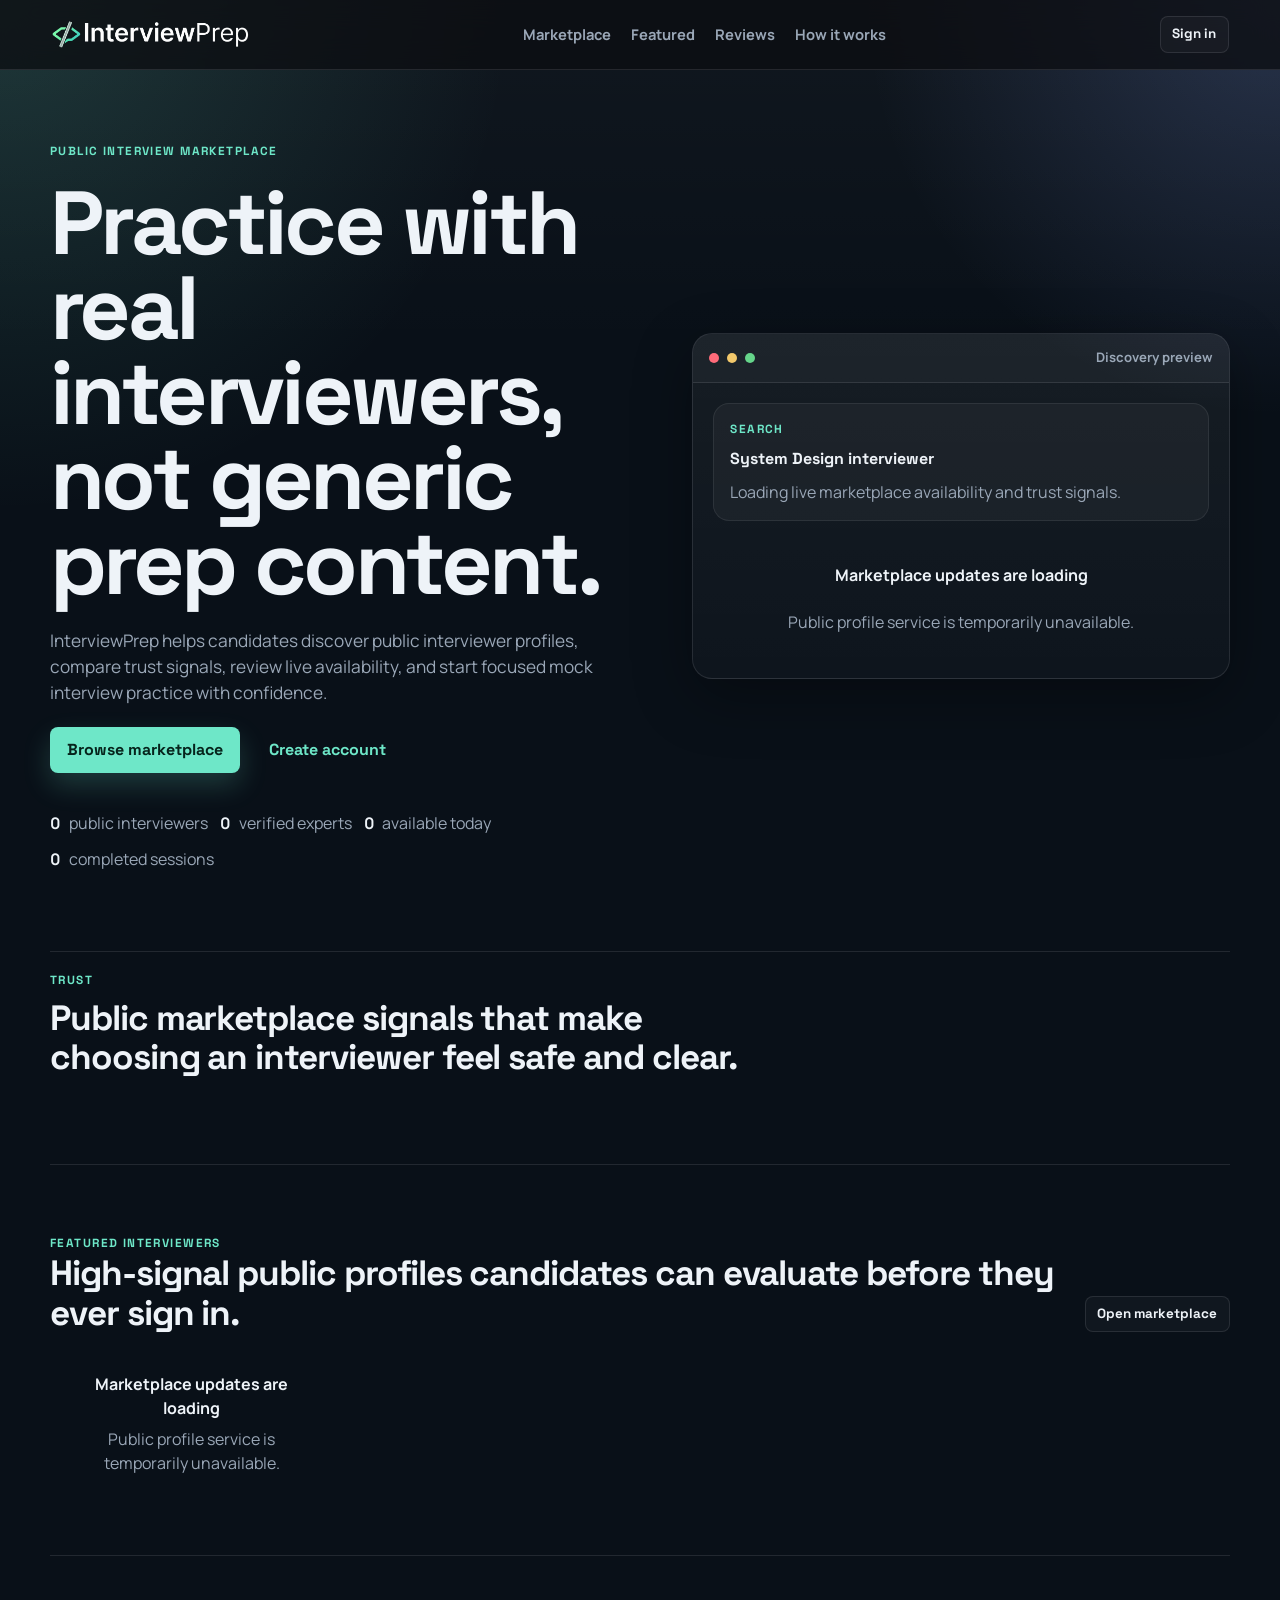
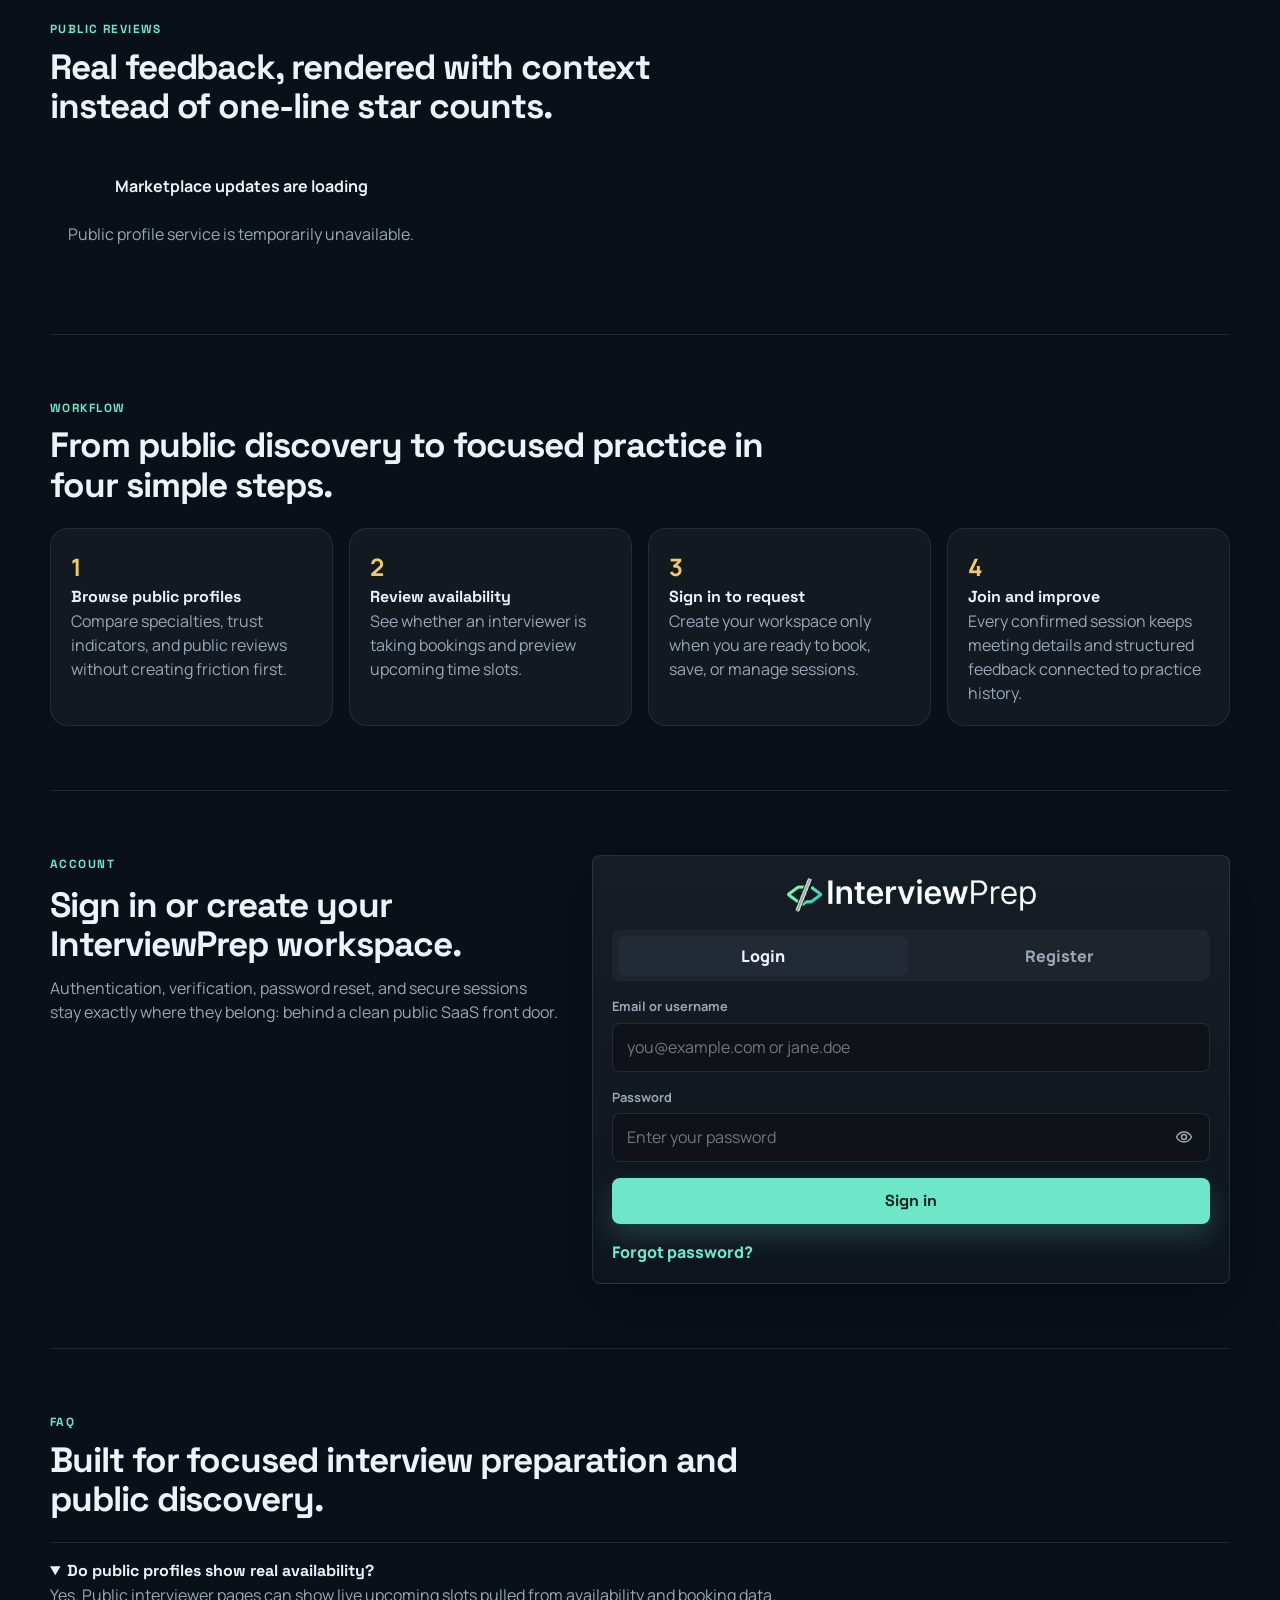
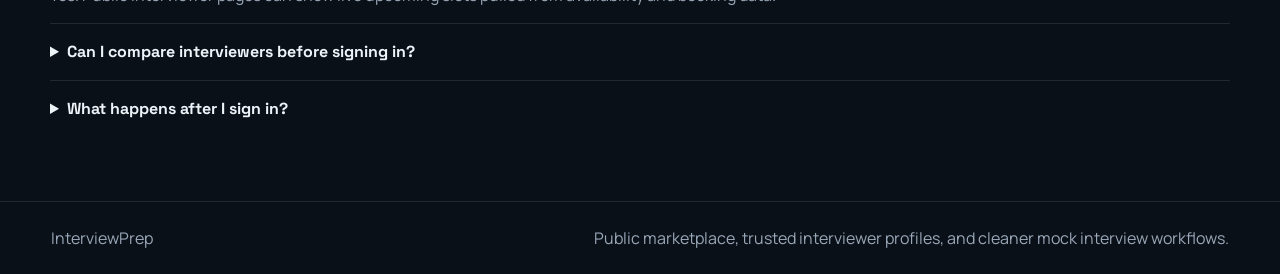
<file: frontend/index.html>
<!DOCTYPE html>
<html lang="en">
<head>
  <meta charset="UTF-8" />
  <meta name="viewport" content="width=device-width, initial-scale=1.0" />
  <title>InterviewPrep | Public Mock Interview Marketplace</title>
  <meta name="description" content="Browse verified interviewers, compare public profiles, and book focused mock interviews with real operators." />
  <meta name="robots" content="index,follow" />
  <meta property="og:type" content="website" />
  <meta property="og:title" content="InterviewPrep | Public Mock Interview Marketplace" />
  <meta property="og:description" content="Browse verified interviewers, compare public profiles, and book focused mock interviews with real operators." />
  <meta property="og:image" content="assets/brand/interviewprep-logo.png" />
  <meta name="twitter:card" content="summary_large_image" />
  <meta name="twitter:title" content="InterviewPrep | Public Mock Interview Marketplace" />
  <meta name="twitter:description" content="Browse verified interviewers, compare public profiles, and book focused mock interviews with real operators." />
  <meta name="twitter:image" content="assets/brand/interviewprep-logo.png" />
  <link rel="canonical" href="https://interview-platform-frontend.onrender.com/" />
  <link rel="icon" type="image/png" sizes="32x32" href="assets/brand/favicon-32.png" />
  <link rel="apple-touch-icon" href="assets/brand/apple-touch-icon.png" />
  <link rel="preconnect" href="https://fonts.googleapis.com" />
  <link rel="preconnect" href="https://fonts.gstatic.com" crossorigin />
  <link rel="stylesheet" href="https://fonts.googleapis.com/css2?family=Manrope:wght@400;500;600;700;800&family=Space+Grotesk:wght@500;700&display=swap" />
  <link rel="stylesheet" href="css/style.css" />
</head>
<body class="public-shell landing-page">
  <header class="public-nav">
    <a class="brand" href="#top" aria-label="InterviewPrep home">
      <img class="brand-logo brand-logo-nav" src="assets/brand/interviewprep-logo.png" alt="InterviewPrep" width="1503" height="236" />
    </a>
    <nav class="public-links" aria-label="Primary">
      <a href="marketplace.html">Marketplace</a>
      <a href="#featured">Featured</a>
      <a href="#reviews">Reviews</a>
      <a href="#how">How it works</a>
    </nav>
    <a class="btn btn-outline btn-sm" href="#auth">Sign in</a>
  </header>

  <main id="top">
    <section class="public-hero landing-hero">
      <div class="hero-copy">
        <div class="eyebrow">Public interview marketplace</div>
        <h1>Practice with real interviewers, not generic prep content.</h1>
        <p>InterviewPrep helps candidates discover public interviewer profiles, compare trust signals, review live availability, and start focused mock interview practice with confidence.</p>
        <div class="hero-actions">
          <a class="btn btn-primary" href="marketplace.html">Browse marketplace</a>
          <a class="btn btn-ghost" href="#auth" onclick="switchTab('register')">Create account</a>
        </div>
        <div class="hero-metrics landing-stat-row">
          <span><strong id="stat-public-count">0</strong> <span data-label="stat-public-count">public interviewers</span></span>
          <span><strong id="stat-verified-count">0</strong> <span data-label="stat-verified-count">verified experts</span></span>
          <span><strong id="stat-available-count">0</strong> <span data-label="stat-available-count">available today</span></span>
          <span><strong id="stat-session-count">0</strong> <span data-label="stat-session-count">completed sessions</span></span>
        </div>
      </div>
      <div class="hero-product landing-product-shell" aria-label="Marketplace preview">
        <div class="preview-toolbar">
          <span></span><span></span><span></span>
          <strong>Discovery preview</strong>
        </div>
        <div class="preview-grid landing-preview-grid">
          <div class="marketplace-search-preview">
            <span class="eyebrow">Search</span>
            <h3>System Design interviewer</h3>
            <p id="hero-market-note">Loading live marketplace availability and trust signals.</p>
          </div>
          <div id="hero-discovery-preview" class="preview-person-list"></div>
        </div>
      </div>
    </section>

    <section class="public-band proof-band">
      <div class="section-heading">
        <span class="eyebrow">Trust</span>
        <h2>Public marketplace signals that make choosing an interviewer feel safe and clear.</h2>
      </div>
      <div class="public-proof-grid" id="trust-signal-grid"></div>
    </section>

    <section class="public-band" id="featured">
      <div class="section-heading split-heading">
        <div>
          <span class="eyebrow">Featured interviewers</span>
          <h2>High-signal public profiles candidates can evaluate before they ever sign in.</h2>
        </div>
        <a class="btn btn-outline btn-sm" href="marketplace.html">Open marketplace</a>
      </div>
      <div class="featured-market-grid" id="featured-interviewers-grid"></div>
    </section>

    <section class="public-band" id="reviews">
      <div class="section-heading">
        <span class="eyebrow">Public reviews</span>
        <h2>Real feedback, rendered with context instead of one-line star counts.</h2>
      </div>
      <div class="testimonial-grid" id="testimonial-grid"></div>
    </section>

    <section class="public-band split-band" id="how">
      <div class="section-heading">
        <span class="eyebrow">Workflow</span>
        <h2>From public discovery to focused practice in four simple steps.</h2>
      </div>
      <div class="steps-grid workflow-grid">
        <div><strong>1</strong><h3>Browse public profiles</h3><p>Compare specialties, trust indicators, and public reviews without creating friction first.</p></div>
        <div><strong>2</strong><h3>Review availability</h3><p>See whether an interviewer is taking bookings and preview upcoming time slots.</p></div>
        <div><strong>3</strong><h3>Sign in to request</h3><p>Create your workspace only when you are ready to book, save, or manage sessions.</p></div>
        <div><strong>4</strong><h3>Join and improve</h3><p>Every confirmed session keeps meeting details and structured feedback connected to practice history.</p></div>
      </div>
    </section>

    <section class="auth-section" id="auth">
      <div class="auth-copy">
        <span class="eyebrow">Account</span>
        <h2>Sign in or create your InterviewPrep workspace.</h2>
        <p>Authentication, verification, password reset, and secure sessions stay exactly where they belong: behind a clean public SaaS front door.</p>
      </div>
      <div class="auth-card">
        <div class="auth-brand">
          <img class="brand-logo brand-logo-auth" src="assets/brand/interviewprep-logo.png" alt="InterviewPrep" width="1503" height="236" />
        </div>
        <div class="tab-bar" role="tablist">
          <button id="tab-login" class="tab-btn active" role="tab" onclick="switchTab('login')">Login</button>
          <button id="tab-register" class="tab-btn" role="tab" onclick="switchTab('register')">Register</button>
        </div>

        <div id="panel-login" class="tab-panel active" role="tabpanel">
          <div id="login-alert" class="alert"></div>
          <form id="login-form" novalidate>
            <div class="form-group">
              <label for="login-email">Email or username</label>
              <input id="login-email" type="text" name="identifier" placeholder="you@example.com or jane.doe" required autocomplete="username" />
            </div>
            <div class="form-group">
              <label for="login-password">Password</label>
              <input id="login-password" type="password" name="password" placeholder="Enter your password" required autocomplete="current-password" />
            </div>
            <button id="login-submit" type="submit" class="btn btn-primary btn-full">Sign in</button>
          </form>
          <p class="form-footer"><a href="#" onclick="openResetPanel(); return false;">Forgot password?</a></p>
        </div>

        <div id="panel-register" class="tab-panel" role="tabpanel">
          <div id="register-alert" class="alert"></div>
          <form id="register-form" novalidate>
            <div class="form-grid">
              <div class="form-group">
                <label for="reg-name">Display name</label>
                <input id="reg-name" type="text" name="name" placeholder="Jane Doe" required autocomplete="name" />
                <small class="field-hint">Shown publicly on your profile</small>
              </div>
              <div class="form-group">
                <label>Workspace access</label>
                <div class="role-choice-group" id="reg-role-group">
                  <label class="role-choice"><input id="reg-role-interviewee" type="checkbox" value="INTERVIEWEE" checked /> <span>Prepare for interviews</span></label>
                  <label class="role-choice"><input id="reg-role-interviewer" type="checkbox" value="INTERVIEWER" /> <span>Conduct interviews</span></label>
                </div>
              </div>
            </div>
            <div class="form-group">
              <label for="reg-username">Username</label>
              <input id="reg-username" type="text" name="username" placeholder="jane.doe" required autocomplete="username" minlength="3" maxlength="24" />
              <small class="field-hint">Used for login and public profile identity</small>
              <small id="reg-username-status" class="field-validation"></small>
            </div>
            <div class="form-group">
              <label for="reg-email">Email address</label>
              <input id="reg-email" type="email" name="email" placeholder="you@example.com" required autocomplete="email" />
            </div>
            <div class="form-group">
              <label for="reg-password">Password</label>
              <input id="reg-password" type="password" name="password" placeholder="Min. 6 characters" required autocomplete="new-password" />
            </div>
            <div id="interviewer-fields">
              <div class="form-grid">
                <div class="form-group">
                  <label for="reg-company">Company</label>
                  <input id="reg-company" type="text" placeholder="Google" />
                </div>
                <div class="form-group">
                  <label for="reg-current-role">Current role</label>
                  <input id="reg-current-role" type="text" placeholder="Senior Engineer" />
                </div>
              </div>
              <div class="form-grid">
                <div class="form-group">
                  <label for="reg-years">Years experience</label>
                  <input id="reg-years" type="number" min="0" max="50" placeholder="6" />
                </div>
                <div class="form-group">
                  <label for="reg-language">Language</label>
                  <input id="reg-language" type="text" placeholder="English" />
                </div>
              </div>
              <div class="form-group">
                <label for="reg-skills">Expertise</label>
                <input id="reg-skills" type="text" name="skills" placeholder="Java, System Design, DSA" autocomplete="off" />
              </div>
            </div>
            <button id="register-submit" type="submit" class="btn btn-primary btn-full">Create account</button>
          </form>
        </div>

        <div id="panel-verify" class="tab-panel" role="tabpanel">
          <div class="auth-panel-note" id="verify-copy">
            <strong>Account created successfully.</strong>
            <span>We sent a verification code to your email.</span>
          </div>
          <div id="otp-alert" class="alert"></div>
          <form id="otp-form" novalidate>
            <div class="form-group">
              <label for="otp-email">Email address</label>
              <input id="otp-email" type="email" placeholder="you@example.com" required autocomplete="email" />
            </div>
            <div class="form-group">
              <label for="otp-code">Verification code</label>
              <input id="otp-code" type="text" inputmode="numeric" maxlength="6" placeholder="6-digit code" required autocomplete="one-time-code" />
            </div>
            <button id="otp-submit" type="submit" class="btn btn-primary btn-full">Verify email</button>
            <button id="otp-resend" type="button" class="btn btn-ghost btn-full" onclick="resendOtp()">Resend OTP</button>
            <button type="button" class="btn btn-outline btn-full" onclick="switchTab('login')">Back to login</button>
          </form>
        </div>

        <div id="panel-reset" class="tab-panel" role="tabpanel">
          <div id="reset-alert" class="alert"></div>
          <form id="reset-form" novalidate>
            <div class="form-group" id="forgot-email-group">
              <label for="forgot-email">Email address</label>
              <input id="forgot-email" type="email" placeholder="you@example.com" />
            </div>
            <div class="form-group" id="reset-otp-group">
              <label for="reset-otp">Reset OTP</label>
              <input id="reset-otp" type="text" inputmode="numeric" maxlength="6" placeholder="6-digit code" />
            </div>
            <div class="form-group" id="reset-password-group">
              <label for="reset-password">New password</label>
              <input id="reset-password" type="password" placeholder="Min. 6 characters" />
            </div>
            <button id="reset-submit" type="submit" class="btn btn-primary btn-full">Continue</button>
            <button id="reset-resend" type="button" class="btn btn-ghost btn-full" onclick="resendResetOtp()">Resend OTP</button>
          </form>
        </div>
      </div>
    </section>

    <section class="public-band faq-band" id="faq">
      <div class="section-heading">
        <span class="eyebrow">FAQ</span>
        <h2>Built for focused interview preparation and public discovery.</h2>
      </div>
      <details open><summary>Do public profiles show real availability?</summary><p>Yes. Public interviewer pages can show live upcoming slots pulled from availability and booking data.</p></details>
      <details><summary>Can I compare interviewers before signing in?</summary><p>Yes. The marketplace and public profiles are designed so candidates can compare trust indicators before creating friction.</p></details>
      <details><summary>What happens after I sign in?</summary><p>You can save interviewers, book sessions, join meetings, and manage structured feedback inside the workspace.</p></details>
    </section>
  </main>

  <footer class="public-footer">
    <span>InterviewPrep</span>
    <span>Public marketplace, trusted interviewer profiles, and cleaner mock interview workflows.</span>
  </footer>

  <div id="toast-root" class="toast-root" aria-live="polite"></div>
  <script src="js/env.js"></script>
  <script src="js/public-common.js"></script>
  <script src="js/formControls.js"></script>
  <script src="js/app.js"></script>
  <script src="js/public-home.js"></script>
</body>
</html>
</file>
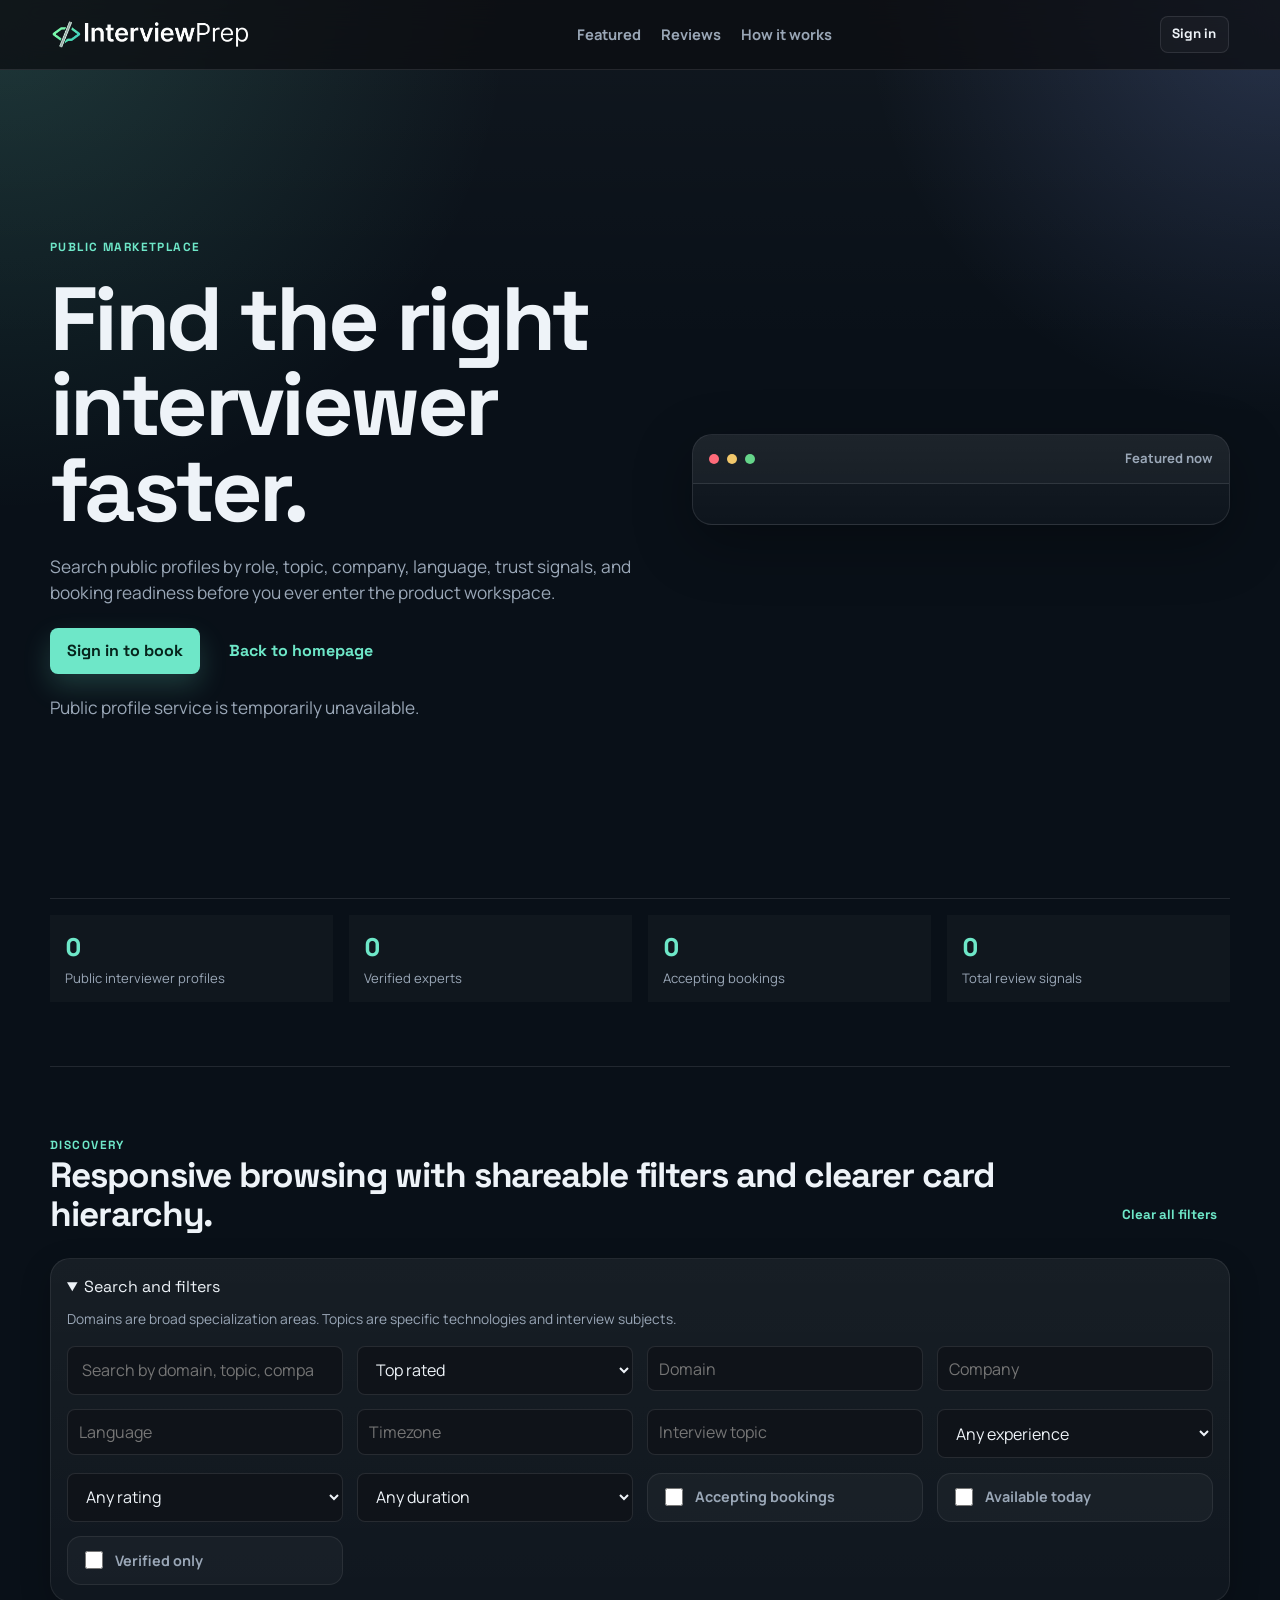
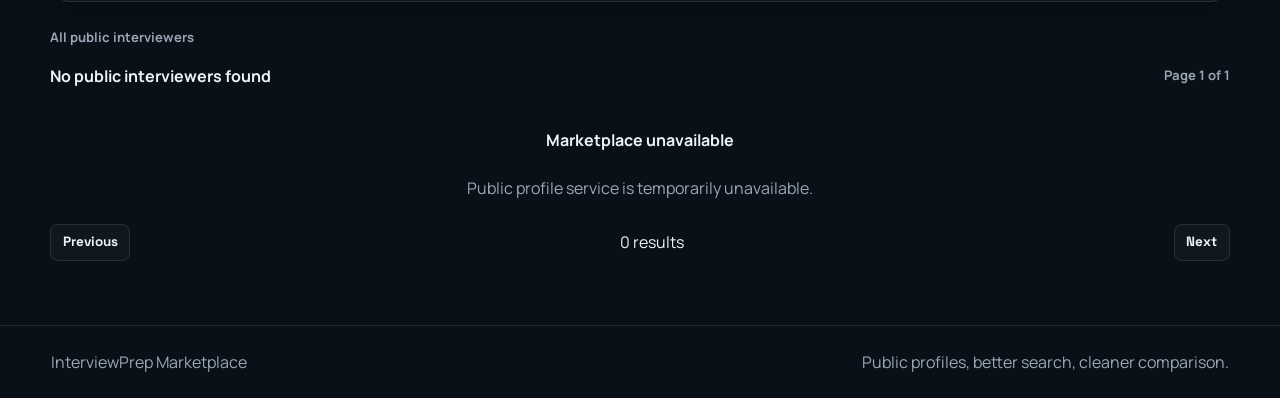
<file: frontend/marketplace.html>
<!DOCTYPE html>
<html lang="en">
<head>
  <meta charset="UTF-8" />
  <meta name="viewport" content="width=device-width, initial-scale=1.0" />
  <title>InterviewPrep Marketplace | Browse Public Interviewers</title>
  <meta name="description" content="Search public interviewer profiles by domain, topic, company, language, availability, and trust signals." />
  <meta name="robots" content="index,follow" />
  <meta property="og:type" content="website" />
  <meta property="og:title" content="InterviewPrep Marketplace | Browse Public Interviewers" />
  <meta property="og:description" content="Search public interviewer profiles by domain, topic, company, language, availability, and trust signals." />
  <meta property="og:image" content="assets/brand/interviewprep-logo.png" />
  <meta name="twitter:card" content="summary_large_image" />
  <meta name="twitter:title" content="InterviewPrep Marketplace | Browse Public Interviewers" />
  <meta name="twitter:description" content="Search public interviewer profiles by domain, topic, company, language, availability, and trust signals." />
  <meta name="twitter:image" content="assets/brand/interviewprep-logo.png" />
  <link rel="canonical" href="https://interview-platform-frontend.onrender.com/marketplace.html" />
  <link rel="icon" type="image/png" sizes="32x32" href="assets/brand/favicon-32.png" />
  <link rel="apple-touch-icon" href="assets/brand/apple-touch-icon.png" />
  <link rel="preconnect" href="https://fonts.googleapis.com" />
  <link rel="preconnect" href="https://fonts.gstatic.com" crossorigin />
  <link rel="stylesheet" href="https://fonts.googleapis.com/css2?family=Manrope:wght@400;500;600;700;800&family=Space+Grotesk:wght@500;700&display=swap" />
  <link rel="stylesheet" href="css/style.css" />
</head>
<body class="public-shell public-marketplace-page">
  <header class="public-nav">
    <a class="brand" href="index.html" aria-label="InterviewPrep home">
      <img class="brand-logo brand-logo-nav" src="assets/brand/interviewprep-logo.png" alt="InterviewPrep" width="1503" height="236" />
    </a>
    <nav class="public-links" aria-label="Primary">
      <a href="index.html#featured">Featured</a>
      <a href="index.html#reviews">Reviews</a>
      <a href="index.html#how">How it works</a>
    </nav>
    <a class="btn btn-outline btn-sm" href="index.html#auth">Sign in</a>
  </header>

  <main>
    <section class="public-hero marketplace-hero">
      <div class="hero-copy">
        <div class="eyebrow">Public marketplace</div>
        <h1>Find the right interviewer faster.</h1>
        <p>Search public profiles by role, topic, company, language, trust signals, and booking readiness before you ever enter the product workspace.</p>
        <div class="hero-actions">
          <a class="btn btn-primary" href="index.html#auth">Sign in to book</a>
          <a class="btn btn-ghost" href="index.html">Back to homepage</a>
        </div>
        <p class="availability-muted" id="marketplace-hero-note">Loading public marketplace summary.</p>
      </div>
      <div class="hero-product landing-product-shell">
        <div class="preview-toolbar">
          <span></span><span></span><span></span>
          <strong>Featured now</strong>
        </div>
        <div class="preview-grid landing-preview-grid" id="marketplace-hero-preview"></div>
      </div>
    </section>

    <section class="public-band marketplace-stats-band">
      <div class="stats-grid marketplace-stat-grid">
        <div class="stat-card"><span id="marketplace-stat-public">0</span><p>Public interviewer profiles</p></div>
        <div class="stat-card"><span id="marketplace-stat-verified">0</span><p>Verified experts</p></div>
        <div class="stat-card"><span id="marketplace-stat-available">0</span><p>Accepting bookings</p></div>
        <div class="stat-card"><span id="marketplace-stat-reviews">0</span><p>Total review signals</p></div>
      </div>
    </section>

    <section class="public-band marketplace-results-band">
      <div class="section-heading split-heading">
        <div>
          <span class="eyebrow">Discovery</span>
          <h2>Responsive browsing with shareable filters and clearer card hierarchy.</h2>
        </div>
        <button class="btn btn-ghost btn-sm" type="button" onclick="clearMarketplaceFilters()">Clear all filters</button>
      </div>

      <details class="marketplace-filter-shell" open>
        <summary>Search and filters</summary>
        <p class="marketplace-filter-note">Domains are broad specialization areas. Topics are specific technologies and interview subjects.</p>
        <div class="marketplace-filter-grid">
          <input id="marketplace-search" type="search" placeholder="Search by domain, topic, company, role, or name" />
          <select id="marketplace-sort">
            <option value="top-rated">Top rated</option>
            <option value="most-experienced">Most experienced</option>
            <option value="most-active">Most active</option>
            <option value="newest">Newest</option>
          </select>
          <input id="filter-expertise" type="hidden" aria-label="Interview domain" />
          <input id="filter-company" type="hidden" aria-label="Company" />
          <input id="filter-language" type="hidden" aria-label="Language" />
          <input id="filter-timezone" type="hidden" aria-label="Timezone" />
          <input id="filter-topic" type="hidden" aria-label="Interview topic" />
          <select id="filter-years">
            <option value="">Any experience</option>
            <option value="1">1+ years</option>
            <option value="3">3+ years</option>
            <option value="5">5+ years</option>
            <option value="8">8+ years</option>
            <option value="10">10+ years</option>
          </select>
          <select id="filter-rating">
            <option value="">Any rating</option>
            <option value="4">4+ stars</option>
            <option value="4.5">4.5+ stars</option>
            <option value="5">5 stars</option>
          </select>
          <select id="filter-duration">
            <option value="">Any duration</option>
            <option value="30">30 min</option>
            <option value="45">45 min</option>
            <option value="60">60 min</option>
          </select>
          <label class="check-row"><input id="filter-available" type="checkbox" /> Accepting bookings</label>
          <label class="check-row"><input id="filter-available-today" type="checkbox" /> Available today</label>
          <label class="check-row"><input id="filter-verified" type="checkbox" /> Verified only</label>
        </div>
      </details>

      <div class="marketplace-shortcuts" id="marketplace-shortcuts"></div>
      <div class="filter-chip-row" id="marketplace-active-filters"></div>

      <div class="marketplace-results-head">
        <strong id="marketplace-result-summary">Loading marketplace</strong>
        <span class="filter-match-note" id="marketplace-page-label">Page 1 of 1</span>
      </div>

      <div id="public-marketplace-grid" class="interviewer-grid marketplace-grid skeleton-grid"></div>

      <div class="pagination-row">
        <button class="btn btn-outline btn-sm" type="button" onclick="changeMarketplacePage(-1)">Previous</button>
        <span id="marketplace-page-label-bottom">Browse public interviewers</span>
        <button class="btn btn-outline btn-sm" type="button" onclick="changeMarketplacePage(1)">Next</button>
      </div>
    </section>
  </main>

  <footer class="public-footer">
    <span>InterviewPrep Marketplace</span>
    <span>Public profiles, better search, cleaner comparison.</span>
  </footer>

  <script src="js/env.js"></script>
  <script src="js/public-common.js"></script>
  <script src="js/formControls.js"></script>
  <script src="js/public-marketplace.js"></script>
</body>
</html>
</file>
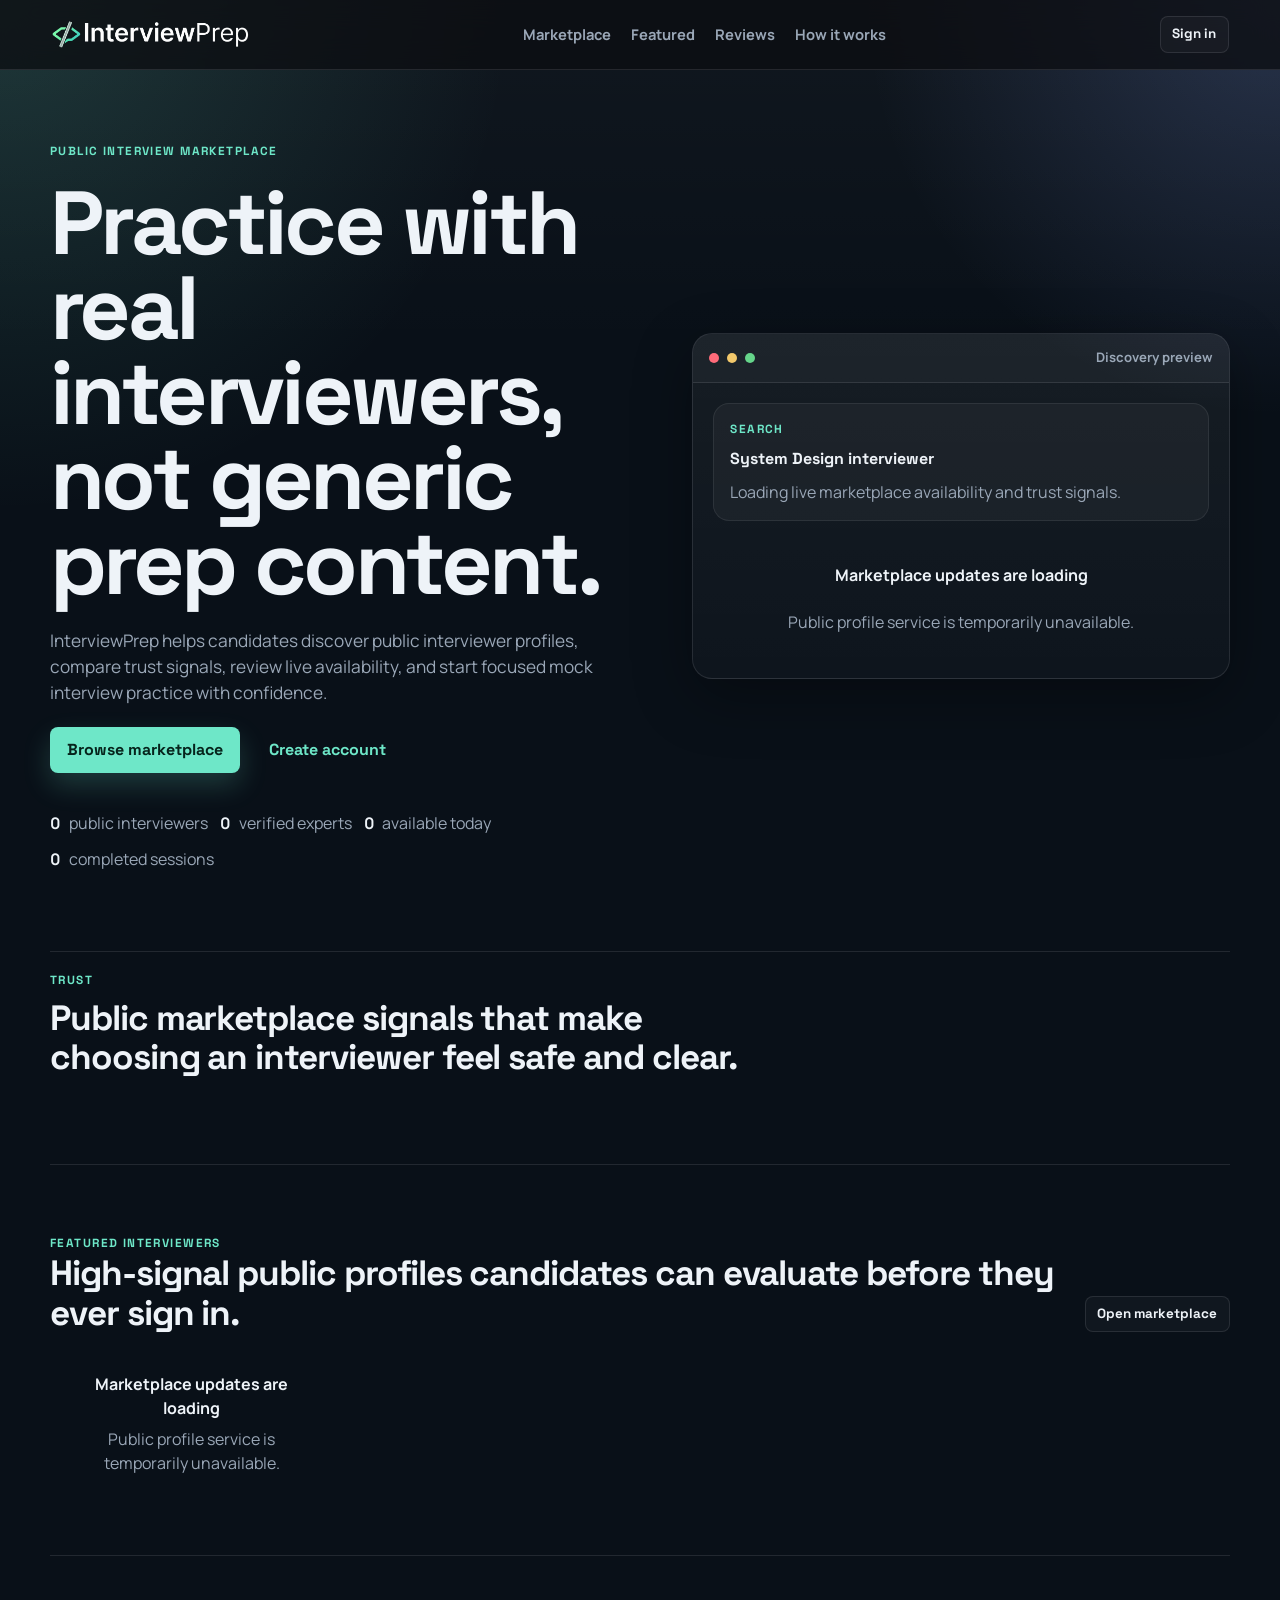
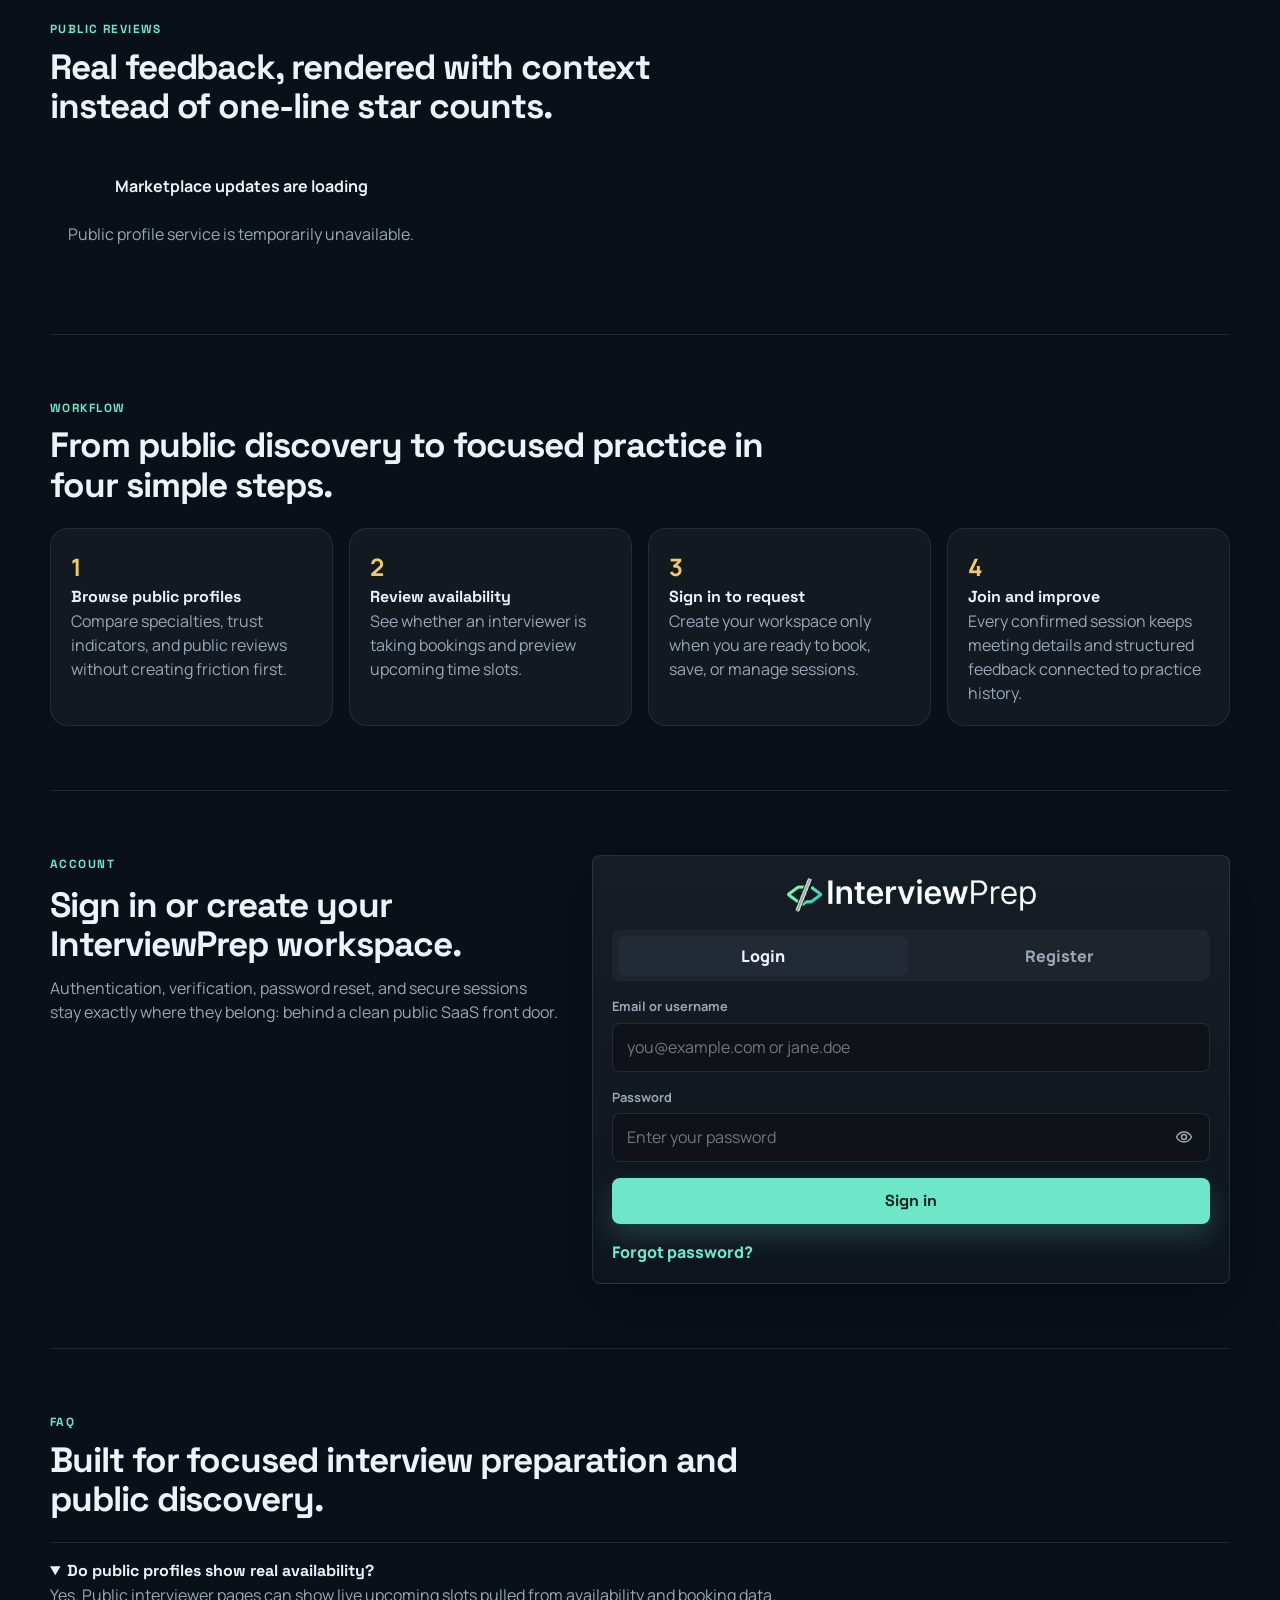
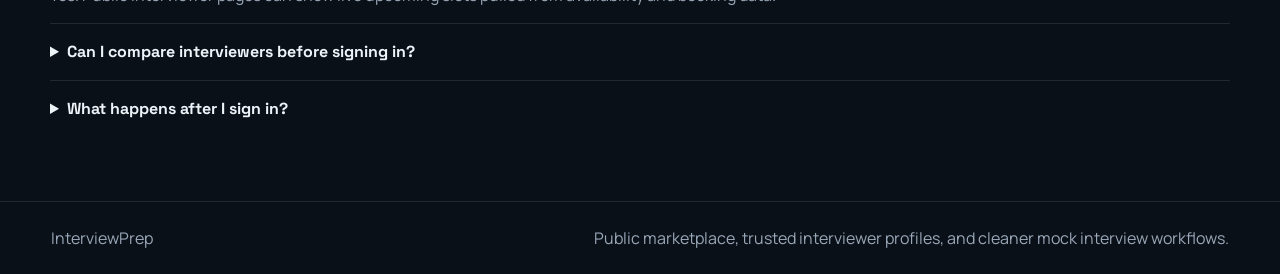
<file: frontend/pages/dashboard.html>
<!DOCTYPE html>
<html lang="en">
<head>
  <meta charset="UTF-8" />
  <meta name="viewport" content="width=device-width, initial-scale=1.0" />
  <title>Workspace - InterviewPrep</title>
  <meta name="description" content="Browse interviewers, book sessions, manage meetings, and review feedback." />
  <link rel="icon" type="image/png" sizes="32x32" href="../assets/brand/favicon-32.png" />
  <link rel="apple-touch-icon" href="../assets/brand/apple-touch-icon.png" />
  <link rel="preconnect" href="https://fonts.googleapis.com" />
  <link rel="preconnect" href="https://fonts.gstatic.com" crossorigin />
  <link rel="stylesheet" href="https://fonts.googleapis.com/css2?family=Inter:wght@400;500;600;700;800&display=swap" />
  <link rel="stylesheet" href="../css/style.css" />
</head>
<body class="app-shell">
  <button class="mobile-menu-btn" onclick="toggleSidebar()" aria-label="Open navigation">☰</button>
  <aside class="sidebar" id="sidebar">
    <div class="brand side-brand">
      <img class="brand-logo brand-logo-sidebar" src="../assets/brand/interviewprep-logo.png" alt="InterviewPrep" width="1503" height="236" />
    </div>
    <nav class="nav-menu" aria-label="Dashboard navigation"></nav>
    <div class="sidebar-bottom">
      <label class="workspace-switcher" id="workspace-switcher-wrap">
        <span>Workspace</span>
        <select id="workspace-switcher" onchange="switchWorkspace(this.value)"></select>
      </label>
      <div class="sidebar-user-info" id="sidebar-user-info"></div>
      <button class="btn btn-outline btn-full" onclick="logout()">Logout</button>
    </div>
  </aside>
  <div class="sidebar-backdrop" onclick="toggleSidebar(false)" aria-hidden="true"></div>

  <main class="dashboard-main">
    <header class="topbar">
      <div class="topbar-brand" aria-hidden="true">
        <img class="brand-logo-mark" src="../assets/brand/interviewprep-mark.png" alt="" width="508" height="508" />
      </div>
      <div class="topbar-copy">
        <p class="eyebrow" id="role-eyebrow">Workspace</p>
        <h1 id="welcome-heading">Welcome back</h1>
      </div>
      <div class="topbar-actions">
        <button class="icon-btn" onclick="toggleNotifications()" aria-label="Notifications">🔔<span id="unread-badge"></span></button>
        <button class="btn btn-primary" id="primary-action" onclick="primaryWorkspaceAction()">Book session</button>
      </div>
      <div class="notification-panel" id="notification-panel"></div>
    </header>

    <section id="section-overview" class="dashboard-section user-workspace-section">
      <div id="role-overview-hero" class="role-dashboard-hero"></div>
      <div id="availability-onboarding-banner"></div>

      <div class="content-grid overview-primary-grid">
        <section class="panel overview-upcoming-panel">
          <div class="panel-head"><h2>Upcoming meetings</h2><button class="btn btn-ghost btn-sm" onclick="showSection('sessions')">Manage</button></div>
          <div id="upcoming-list"></div>
        </section>
        <section class="panel interviewee-workspace overview-recommendations-panel">
          <div class="panel-head"><h2>Recommended interviewers</h2><button class="btn btn-ghost btn-sm" onclick="showSection('discover')">View all</button></div>
          <div class="interviewer-row" id="recommended-list"></div>
        </section>
      </div>

      <div id="role-overview-panels"></div>

      <div class="stats-grid overview-stats-grid">
        <div class="stat-card"><span id="stat-upcoming">0</span><p id="stat-upcoming-label">Upcoming</p></div>
        <div class="stat-card"><span id="stat-completed">0</span><p id="stat-completed-label">Completed</p></div>
        <div class="stat-card"><span id="stat-rating">-</span><p id="stat-rating-label">Average rating</p></div>
        <div class="stat-card" id="stat-streak-card" hidden><span id="stat-streak">-</span><p>Practice streak</p></div>
      </div>

      <div class="content-grid overview-secondary-grid">
        <section class="panel interviewee-workspace overview-analytics-panel">
          <div class="panel-head"><h2>Skill progress</h2></div>
          <div class="progress-list" id="skill-progress"></div>
        </section>
        <section class="panel overview-feedback-panel">
          <div class="panel-head"><h2>Recent feedback</h2></div>
          <div id="recent-feedback"></div>
        </section>
      </div>
    </section>

    <section id="section-discover" class="dashboard-section user-workspace-section" hidden>
      <div class="section-title">
        <div><p class="eyebrow">Discovery</p><h1>Find your next interviewer</h1></div>
      </div>
      <div class="filter-toolbar">
        <div class="filter-toolbar-main">
          <button class="btn btn-outline btn-sm filter-toggle-btn" id="discover-filter-toggle" type="button" onclick="toggleDiscoverFilters()" aria-expanded="false" aria-controls="discover-filter-panel">Filters</button>
          <span class="filter-match-note" id="discover-filter-summary">All interviewers</span>
        </div>
        <div class="filter-toolbar-actions">
          <button class="btn btn-ghost btn-sm" type="button" onclick="clearAllDiscoveryFilters()">Clear all</button>
        </div>
      </div>
      <div class="filter-chip-row" id="active-filter-chips"></div>
      <div class="filter-panel-backdrop" id="discover-filter-backdrop" onclick="toggleDiscoverFilters(false)" aria-hidden="true"></div>
      <div class="filter-panel-head" id="discover-filter-head">
        <strong>Search filters</strong>
        <button class="btn btn-outline btn-sm" type="button" onclick="toggleDiscoverFilters(false)">Close</button>
      </div>
      <div class="filter-panel" id="discover-filter-panel">
        <div class="discover-search-group">
          <input id="search-q" type="search" placeholder="Search by domain, topic, company, role, or name" />
          <div class="search-suggestions" id="search-suggestions" hidden></div>
        </div>
        <select id="filter-sort">
          <option value="top-rated">Top rated</option>
          <option value="most-experienced">Most experienced</option>
          <option value="most-active">Most active</option>
          <option value="newest">Newest</option>
        </select>
        <input id="filter-expertise" type="hidden" aria-label="Interview domain" />
        <input id="filter-company" type="hidden" aria-label="Company" />
        <input id="filter-language" type="hidden" aria-label="Language" />
        <input id="filter-timezone" type="hidden" aria-label="Timezone" />
        <input id="filter-topic" type="hidden" aria-label="Interview topic" />
        <select id="filter-years">
          <option value="">Any experience</option>
          <option value="1">1+ years</option>
          <option value="3">3+ years</option>
          <option value="5">5+ years</option>
          <option value="8">8+ years</option>
          <option value="10">10+ years</option>
        </select>
        <select id="filter-level">
          <option value="">Any level</option>
        </select>
        <select id="filter-rating">
          <option value="">Any rating</option>
          <option value="1">1+ stars</option>
          <option value="2">2+ stars</option>
          <option value="3">3+ stars</option>
          <option value="4">4+ stars</option>
          <option value="4.5">4.5+ stars</option>
          <option value="5">5 stars</option>
        </select>
        <select id="filter-duration">
          <option value="">Any duration</option>
          <option value="15">15 min</option>
          <option value="30">30 min</option>
          <option value="45">45 min</option>
          <option value="60">60 min</option>
          <option value="90">90 min</option>
          <option value="120">120 min</option>
        </select>
        <label class="check-row"><input id="filter-available" type="checkbox" /> Available</label>
        <label class="check-row"><input id="filter-available-today" type="checkbox" /> Available today</label>
        <label class="check-row"><input id="filter-free" type="checkbox" /> Free</label>
        <label class="check-row"><input id="filter-verified" type="checkbox" /> Verified</label>
        <div class="filter-panel-mobile-actions">
          <button class="btn btn-ghost btn-sm" type="button" onclick="clearAllDiscoveryFilters()">Clear</button>
          <button class="btn btn-primary btn-sm" type="button" onclick="toggleDiscoverFilters(false)">Apply filters</button>
        </div>
      </div>
      <div id="interviewer-grid" class="interviewer-grid skeleton-grid"></div>
      <div class="pagination-row">
        <button class="btn btn-outline btn-sm" onclick="changePage(-1)">Previous</button>
        <span id="page-label">Page 1</span>
        <button class="btn btn-outline btn-sm" onclick="changePage(1)">Next</button>
      </div>
    </section>

    <section id="section-booking" class="dashboard-section user-workspace-section" hidden>
      <div class="section-title">
        <div><p class="eyebrow">Booking</p><h1>Schedule a mock interview</h1></div>
      </div>
      <div class="booking-layout">
        <div class="booking-steps">
          <button class="step active" data-step="1">1<span>Search</span></button>
          <button class="step" data-step="2">2<span>Date</span></button>
          <button class="step" data-step="3">3<span>Slot</span></button>
          <button class="step" data-step="4">4<span>Confirm</span></button>
        </div>
        <div class="panel booking-panel">
          <div id="booking-step-content"></div>
        </div>
      </div>
    </section>

    <section id="section-sessions" class="dashboard-section user-workspace-section" hidden>
      <div class="section-title">
        <div><p class="eyebrow" id="sessions-eyebrow">Sessions</p><h1 id="sessions-heading">Upcoming and history</h1></div>
        <button class="btn btn-outline" onclick="loadSessions()">Refresh</button>
      </div>
      <div class="session-filter-row">
        <input class="input" id="session-search" placeholder="Search sessions" oninput="setSessionSearch(this.value)" />
        <select class="input" id="session-topic-filter" onchange="setSessionTopic(this.value)">
          <option value="">All topics</option>
        </select>
      </div>
      <div class="session-tabs">
        <button class="chip active" onclick="renderSessions('upcoming')">Upcoming</button>
        <button class="chip" onclick="renderSessions('history')">History</button>
      </div>
      <div id="sessions-list" class="session-grid"></div>
    </section>

    <section id="section-meeting" class="dashboard-section user-workspace-section" hidden>
      <div class="section-title">
        <div><p class="eyebrow">Meeting Room</p><h1 id="meeting-page-heading">Interview room</h1></div>
        <div class="topbar-actions">
          <button class="btn btn-outline" onclick="leaveMeetingRoom(true)">Back to sessions</button>
          <a class="btn btn-primary" id="meeting-open-external" href="#" target="_blank" rel="noreferrer" hidden>Open externally</a>
        </div>
      </div>
      <div class="meeting-layout">
        <section class="panel meeting-stage-panel">
          <div class="meeting-stage-head">
            <div class="meeting-stage-copy">
              <div class="meeting-badge-row">
                <span class="badge badge-gray" id="meeting-provider-badge">Meeting</span>
                <span class="badge badge-gray" id="meeting-status-badge">Scheduled</span>
              </div>
              <h2 id="meeting-title">Interview session</h2>
              <p id="meeting-subtitle">Open the room from your dashboard when it's time to begin.</p>
            </div>
            <div class="meeting-timer-card">
              <span>Timer</span>
              <strong id="meeting-timer">00:00</strong>
            </div>
          </div>
          <div class="meeting-toolbar" id="meeting-toolbar" hidden>
            <button class="btn btn-outline btn-sm" type="button" onclick="toggleMeetingAudio()">Mic</button>
            <button class="btn btn-outline btn-sm" type="button" onclick="toggleMeetingVideo()">Camera</button>
            <button class="btn btn-outline btn-sm" type="button" onclick="toggleMeetingScreenShare()">Share Screen</button>
            <button class="btn btn-outline btn-sm" type="button" onclick="toggleMeetingTileView()">Tile View</button>
            <button class="btn btn-danger btn-sm" type="button" onclick="leaveMeetingRoom()">Leave</button>
          </div>
          <div class="meeting-stage">
            <div id="meeting-embed-root" class="meeting-embed-root"></div>
            <div id="meeting-fallback" class="meeting-fallback" hidden></div>
          </div>
        </section>
        <aside class="panel meeting-side-panel">
          <div id="meeting-meta"></div>
          <div id="meeting-live-feedback"></div>
        </aside>
      </div>
    </section>

    <section id="section-feedback" class="dashboard-section user-workspace-section" hidden>
      <div class="section-title">
        <div><p class="eyebrow">Feedback</p><h1>Structured review</h1></div>
      </div>
      <div class="content-grid">
        <form class="panel" id="feedback-form">
          <h2>Submit feedback</h2>
          <div id="feedback-alert" class="alert"></div>
          <div class="form-group">
            <label for="fb-session">Session</label>
            <select id="fb-session" required onchange="refreshFeedbackRoleForm()"></select>
          </div>
          <div class="form-grid">
            <div class="form-group"><label for="fb-rating">Overall</label><select id="fb-rating" required><option value="">Rating</option><option>5</option><option>4</option><option>3</option><option>2</option><option>1</option></select></div>
            <div class="form-group"><label for="fb-communication">Communication</label><select id="fb-communication"><option>5</option><option>4</option><option>3</option><option>2</option><option>1</option></select></div>
            <div class="form-group"><label for="fb-technical">Technical</label><select id="fb-technical"><option>5</option><option>4</option><option>3</option><option>2</option><option>1</option></select></div>
          </div>
          <div id="feedback-role-fields"></div>
          <div class="form-group"><label for="fb-comments">Comments</label><textarea id="fb-comments" required placeholder="Share clear, actionable feedback"></textarea></div>
          <div class="form-group"><label for="fb-strengths">Strengths</label><input id="fb-strengths" placeholder="What went well" /></div>
          <div class="form-group"><label for="fb-weaknesses">Areas to improve</label><input id="fb-weaknesses" placeholder="What to practice next" /></div>
          <div id="feedback-topic-sections" class="feedback-topic-sections"></div>
          <div class="form-group"><label for="fb-recommendations">Recommendations</label><textarea id="fb-recommendations" placeholder="Practice plan or resources"></textarea></div>
          <button class="btn btn-primary btn-full" id="feedback-submit">Submit feedback</button>
        </form>
        <section class="panel">
          <div class="panel-head"><h2>Recent feedback</h2><button class="btn btn-ghost btn-sm" onclick="loadFeedback()">Refresh</button></div>
          <div id="feedback-list"></div>
        </section>
      </div>
    </section>

    <section id="section-interviewer" class="dashboard-section user-workspace-section" hidden>
      <div class="section-title">
        <div><p class="eyebrow">Interviewer workspace</p><h1>Queue, calendar, and availability</h1></div>
      </div>
      <div class="content-grid">
        <section class="panel"><div class="panel-head"><h2>Candidate queue</h2><span class="badge badge-yellow">Pending</span></div><div id="incoming-requests"></div></section>
        <section class="panel"><div class="panel-head"><h2>Schedule snapshot</h2><button class="btn btn-ghost btn-sm" onclick="showSection('sessions')">Open sessions</button></div><div id="calendar-view" class="calendar-view"></div></section>
      </div>
      <section class="panel" id="availability-management-panel"></section>
    </section>

    <section id="section-notifications" class="dashboard-section user-workspace-section" hidden>
      <div class="section-title">
        <div><p class="eyebrow">Notifications</p><h1>Updates and reminders</h1></div>
        <button class="btn btn-outline" onclick="loadNotifications()">Refresh</button>
      </div>
      <section class="panel">
        <div id="notifications-list"></div>
      </section>
    </section>

    <section id="section-career" class="dashboard-section user-workspace-section" hidden>
      <div class="section-title">
        <div><p class="eyebrow">Career Prep</p><h1>Preparation hub</h1></div>
      </div>
      <section class="panel prep-primary-panel" id="prep-primary-panel"></section>
      <section class="panel prep-category-panel" id="prep-resources-panel"></section>
      <section class="prep-advanced-shell" aria-label="Advanced preparation insights">
        <details class="prep-disclosure-panel" id="prep-disclosure-resume">
          <summary>
            <span>Resume workspace</span>
            <small>Upload, replace, preview, and manage resume versions.</small>
          </summary>
          <div id="resume-panel"></div>
        </details>
        <details class="prep-disclosure-panel" id="prep-disclosure-intelligence">
          <summary>
            <span>ATS and job match analysis</span>
            <small>Deep scoring, skill gaps, topic readiness, and JD matching.</small>
          </summary>
          <div id="prep-intelligence-panel"></div>
        </details>
        <details class="prep-disclosure-panel" id="prep-disclosure-history">
          <summary>
            <span>Trends and historical analytics</span>
            <small>Readiness trends, ATS history, and the detailed roadmap.</small>
          </summary>
          <div id="prep-history-panel"></div>
        </details>
      </section>
    </section>

    <section id="section-admin-overview" class="dashboard-section admin-only" hidden>
      <div class="section-title admin-section-head">
        <div><p class="eyebrow">Admin Console</p><h1>Platform control center</h1></div>
        <button class="btn btn-outline" onclick="loadAdminData(true)">Refresh</button>
      </div>
      <div class="stats-grid admin-stats-grid" id="admin-metrics-grid"></div>
      <div class="content-grid admin-content-grid">
        <section class="panel admin-panel" id="admin-analytics-panel"></section>
        <section class="panel admin-panel" id="admin-live-sessions-panel"></section>
      </div>
    </section>

    <section id="section-admin-users" class="dashboard-section admin-only" hidden>
      <div class="section-title admin-section-head">
        <div><p class="eyebrow">Admin Users</p><h1>User and interviewer management</h1></div>
      </div>
      <div class="session-filter-row">
        <input class="input" id="admin-user-search" placeholder="Search users" oninput="renderAdminUsers()" />
        <select class="input" id="admin-user-role" onchange="renderAdminUsers()">
          <option value="">All roles</option>
          <option value="INTERVIEWEE">Interviewee</option>
          <option value="INTERVIEWER">Interviewer</option>
          <option value="ADMIN">Admin</option>
        </select>
        <select class="input" id="admin-user-verification" onchange="renderAdminUsers()">
          <option value="">Any verification</option>
          <option value="NONE">None</option>
          <option value="PENDING">Pending</option>
          <option value="APPROVED">Approved</option>
          <option value="REJECTED">Rejected</option>
        </select>
        <select class="input" id="admin-user-enabled" onchange="renderAdminUsers()">
          <option value="">All access states</option>
          <option value="enabled">Enabled</option>
          <option value="disabled">Disabled</option>
        </select>
        <select class="input" id="admin-user-sort" onchange="renderAdminUsers()">
          <option value="CREATED_AT_DESC">Newest accounts</option>
          <option value="LAST_LOGIN_DESC">Last login</option>
          <option value="TRUST_ASC">Lowest trust first</option>
          <option value="NAME_ASC">Name A-Z</option>
        </select>
      </div>
      <section class="panel admin-panel" id="admin-users-panel"></section>
    </section>

    <section id="section-admin-prep" class="dashboard-section admin-only" hidden>
      <div class="section-title admin-section-head">
        <div><p class="eyebrow">Admin Prep</p><h1>Preparation modules</h1></div>
      </div>
      <section class="panel admin-panel" id="admin-prep-modules-panel"></section>
    </section>

    <section id="section-admin-sessions" class="dashboard-section admin-only" hidden>
      <div class="section-title admin-section-head">
        <div><p class="eyebrow">Admin Sessions</p><h1>Session monitoring</h1></div>
      </div>
      <div class="session-filter-row">
        <input class="input" id="admin-session-search" placeholder="Search sessions, topics, participants" oninput="renderAdminSessions()" />
        <select class="input" id="admin-session-status" onchange="renderAdminSessions()">
          <option value="">All statuses</option>
          <option value="PENDING">Pending</option>
          <option value="CONFIRMED">Confirmed</option>
          <option value="COMPLETED">Completed</option>
          <option value="CANCELLED">Cancelled</option>
        </select>
        <select class="input" id="admin-session-focus" onchange="renderAdminSessions()">
          <option value="">All session signals</option>
          <option value="cancellation">Cancellations</option>
          <option value="no-show">No-show risk</option>
          <option value="disputed">Disputes</option>
        </select>
        <select class="input" id="admin-session-sort" onchange="renderAdminSessions()">
          <option value="START_TIME_DESC">Latest scheduled</option>
          <option value="START_TIME_ASC">Earliest scheduled</option>
          <option value="REPORTS_DESC">Most reports</option>
          <option value="STATUS_ASC">Status A-Z</option>
        </select>
      </div>
      <section class="panel admin-panel" id="admin-sessions-panel"></section>
    </section>

    <section id="section-admin-reports" class="dashboard-section admin-only" hidden>
      <div class="section-title admin-section-head">
        <div><p class="eyebrow">Admin Moderation</p><h1>Reports and trust queue</h1></div>
      </div>
      <section class="panel admin-panel" id="admin-reports-panel"></section>
    </section>

    <section id="section-admin-audit" class="dashboard-section admin-only" hidden>
      <div class="section-title admin-section-head">
        <div><p class="eyebrow">Admin Audit Trail</p><h1>Immutable action history</h1></div>
      </div>
      <section class="panel admin-panel" id="admin-audit-panel"></section>
    </section>

    <section id="section-admin-ops" class="dashboard-section admin-only" hidden>
      <div class="section-title admin-section-head">
        <div><p class="eyebrow">Admin Platform Ops</p><h1>Announcements, notices, and notifications</h1></div>
      </div>
      <section class="panel admin-panel" id="admin-ops-panel"></section>
    </section>

    <section id="section-admin-analytics" class="dashboard-section admin-only" hidden>
      <div class="section-title admin-section-head">
        <div><p class="eyebrow">Admin Analytics</p><h1>Growth and operations trends</h1></div>
      </div>
      <section class="panel admin-panel" id="admin-analytics-detail-panel"></section>
    </section>

    <section id="section-profile" class="dashboard-section" hidden>
      <div class="section-title">
        <div><p class="eyebrow">Profile</p><h1>Account and preferences</h1></div>
      </div>
      <div class="content-grid">
        <section class="panel" id="profile-summary"></section>
        <section class="panel">
          <h2>Saved interviewers</h2>
          <div id="saved-interviewers"></div>
        </section>
      </div>
      <section class="panel" id="profile-availability-panel" hidden></section>
    </section>
  </main>

  <nav class="bottom-nav" aria-label="Mobile navigation"></nav>

  <div id="modal-root"></div>
  <div id="toast-root" class="toast-root" aria-live="polite"></div>
  <script src="../js/env.js"></script>
  <script src="../js/formControls.js"></script>
  <script src="../js/dashboard.js"></script>
</body>
</html>
</file>
<file: frontend/css/style.css>
*,
*::before,
*::after {
  box-sizing: border-box;
}

:root {
  --bg: #0c0e12;
  --surface: #141820;
  --surface-2: #1b212b;
  --surface-3: #222a35;
  --surface-4: #283140;
  --line: rgba(232, 238, 247, 0.11);
  --text: #eef3f8;
  --muted: #9aa7b7;
  --faint: #6f7b8c;
  --accent: #6ee7c8;
  --accent-2: #8aa7ff;
  --gold: #f2c86b;
  --danger: #ff6b7a;
  --success: #65d58a;
  --radius: 8px;
  --radius-lg: 14px;
  --transition-fast: 0.18s ease;
  --transition-base: 0.24s ease;
  --panel-padding: clamp(1rem, 1.2vw, 1.25rem);
  --shadow: 0 18px 60px rgba(0, 0, 0, 0.32);
  --shadow-soft: 0 10px 30px rgba(0, 0, 0, 0.22);
}

html {
  scroll-behavior: smooth;
}

body {
  margin: 0;
  min-height: 100vh;
  background:
    linear-gradient(180deg, rgba(110, 231, 200, 0.06), transparent 34rem),
    var(--bg);
  color: var(--text);
  font-family: Inter, system-ui, -apple-system, BlinkMacSystemFont, "Segoe UI", sans-serif;
  line-height: 1.5;
  overflow-x: hidden;
  text-rendering: optimizeLegibility;
}

body.shell-locked {
  overflow: hidden;
}

button,
input,
select,
textarea {
  font: inherit;
}

button,
a {
  -webkit-tap-highlight-color: transparent;
}

a {
  color: inherit;
  text-decoration: none;
}

h1,
h2,
h3,
p {
  margin: 0;
}

h1 {
  font-size: clamp(2.6rem, 7vw, 5.7rem);
  line-height: 0.95;
  letter-spacing: 0;
}

h2 {
  font-size: clamp(1.35rem, 3vw, 2.2rem);
  line-height: 1.12;
  letter-spacing: 0;
}

h3 {
  font-size: 1rem;
  letter-spacing: 0;
}

p,
small {
  color: var(--muted);
}

small {
  line-height: 1.45;
}

input,
select,
textarea {
  width: 100%;
  min-height: 44px;
  color: var(--text);
  background: #0f1319;
  border: 1px solid var(--line);
  border-radius: var(--radius);
  padding: 0.72rem 0.85rem;
  outline: none;
  transition: border-color var(--transition-fast), box-shadow var(--transition-fast), background var(--transition-fast);
}

textarea {
  min-height: 104px;
  resize: vertical;
}

input:focus,
select:focus,
textarea:focus {
  border-color: rgba(110, 231, 200, 0.7);
  box-shadow: 0 0 0 3px rgba(110, 231, 200, 0.12);
}

.password-field {
  position: relative;
}

.password-field input {
  padding-right: 3rem;
}

.password-toggle {
  position: absolute;
  top: 50%;
  right: 0.45rem;
  width: 38px;
  min-height: 38px;
  display: inline-grid;
  place-items: center;
  border: 0;
  border-radius: 999px;
  background: transparent;
  color: var(--muted);
  cursor: pointer;
  transform: translateY(-50%);
}

.password-toggle:hover,
.password-toggle:focus-visible,
.password-toggle[aria-pressed="true"] {
  color: var(--accent);
  background: rgba(255,255,255,0.07);
}

.password-toggle svg {
  width: 20px;
  height: 20px;
  fill: none;
  stroke: currentColor;
  stroke-linecap: round;
  stroke-linejoin: round;
  stroke-width: 1.8;
}

label {
  display: block;
  color: var(--muted);
  font-size: 0.8rem;
  font-weight: 700;
  margin-bottom: 0.38rem;
}

.btn {
  min-height: 40px;
  display: inline-flex;
  align-items: center;
  justify-content: center;
  gap: 0.45rem;
  padding: 0.62rem 1rem;
  border: 1px solid transparent;
  border-radius: var(--radius);
  color: var(--text);
  background: transparent;
  cursor: pointer;
  font-weight: 800;
  transition: transform var(--transition-fast), border-color var(--transition-fast), background var(--transition-fast), box-shadow var(--transition-fast), color var(--transition-fast), opacity var(--transition-fast);
  white-space: nowrap;
}

.btn:hover,
.icon-btn:hover,
.nav-link:hover,
.chip:hover,
.mini-interviewer:hover {
  transform: translateY(-1px);
}

.btn:focus-visible,
.icon-btn:focus-visible,
.nav-link:focus-visible,
.chip:focus-visible,
.bottom-nav button:focus-visible,
input:focus-visible,
select:focus-visible,
textarea:focus-visible {
  outline: 2px solid rgba(110, 231, 200, 0.72);
  outline-offset: 2px;
}

.btn:disabled,
.icon-btn:disabled,
.chip:disabled {
  cursor: not-allowed;
  opacity: 0.62;
  transform: none;
  box-shadow: none;
}

.btn-primary {
  background: var(--accent);
  color: #06241c;
  box-shadow: 0 12px 28px rgba(110, 231, 200, 0.2);
}

.btn-outline {
  border-color: var(--line);
  background: rgba(255, 255, 255, 0.03);
}

.btn-ghost {
  color: var(--accent);
}

.btn-danger {
  background: rgba(255, 107, 122, 0.16);
  color: #ff9aa4;
  border-color: rgba(255, 107, 122, 0.25);
}

.btn-success {
  background: rgba(101, 213, 138, 0.18);
  color: #a3efbc;
  border-color: rgba(101, 213, 138, 0.27);
}

.btn-sm {
  min-height: 34px;
  padding: 0.45rem 0.72rem;
  font-size: 0.84rem;
}

.btn-full {
  width: 100%;
}

.icon-btn {
  position: relative;
  width: 40px;
  height: 40px;
  display: inline-flex;
  align-items: center;
  justify-content: center;
  border: 1px solid var(--line);
  border-radius: var(--radius);
  background: rgba(255, 255, 255, 0.04);
  color: var(--text);
  cursor: pointer;
  transition: transform var(--transition-fast), border-color var(--transition-fast), background var(--transition-fast), color var(--transition-fast);
}

.btn-primary:hover,
.btn-primary:focus-visible {
  background: #84eed4;
  box-shadow: 0 14px 32px rgba(110, 231, 200, 0.24);
}

.btn-outline:hover,
.btn-outline:focus-visible,
.btn-ghost:hover,
.btn-ghost:focus-visible,
.icon-btn:hover,
.icon-btn:focus-visible,
.chip:hover,
.chip:focus-visible,
.nav-link:hover,
.nav-link:focus-visible {
  border-color: rgba(110, 231, 200, 0.24);
  background: rgba(255, 255, 255, 0.06);
}

.brand {
  display: inline-flex;
  align-items: center;
  gap: 0.7rem;
  font-weight: 900;
  min-width: 0;
}

.brand-logo,
.brand-logo-mark {
  display: block;
  object-fit: contain;
  max-width: 100%;
  flex-shrink: 0;
  image-rendering: -webkit-optimize-contrast;
}

.brand-logo-nav {
  width: clamp(152px, 16vw, 198px);
  height: auto;
}

.brand-logo-sidebar {
  width: min(188px, 100%);
  height: auto;
}

.brand-logo-auth {
  width: min(252px, 100%);
  height: auto;
}

.brand-logo-mark {
  width: 40px;
  height: 40px;
  border-radius: 0;
  box-shadow: none;
}

.brand-mark,
.avatar {
  width: 40px;
  height: 40px;
  display: inline-flex;
  align-items: center;
  justify-content: center;
  position: relative;
  overflow: hidden;
  flex-shrink: 0;
  border-radius: var(--radius);
  background: linear-gradient(135deg, var(--accent), var(--gold));
  color: #101217;
  font-weight: 900;
}

.avatar-fallback {
  width: 100%;
  height: 100%;
  display: inline-flex;
  align-items: center;
  justify-content: center;
}

.avatar img {
  position: absolute;
  inset: 0;
  width: 100%;
  height: 100%;
  object-fit: cover;
  display: block;
}

.avatar.large {
  width: 76px;
  height: 76px;
  font-size: 1.35rem;
}

.avatar-profile {
  width: 112px;
  height: 112px;
  border-radius: 18px;
  font-size: 1.65rem;
  box-shadow: 0 18px 36px rgba(0, 0, 0, 0.28), 0 0 0 1px rgba(255,255,255,0.08);
}

.avatar-booking {
  width: 72px;
  height: 72px;
  border-radius: 16px;
  font-size: 1.25rem;
}

.avatar-compact {
  width: 48px;
  height: 48px;
}

.eyebrow {
  color: var(--accent);
  text-transform: uppercase;
  font-size: 0.74rem;
  font-weight: 900;
  letter-spacing: 0.12em;
}

.badge {
  display: inline-flex;
  align-items: center;
  width: fit-content;
  border-radius: 999px;
  padding: 0.25rem 0.58rem;
  font-size: 0.72rem;
  font-weight: 900;
}

.badge-purple { background: rgba(138, 167, 255, 0.17); color: #b8c7ff; }
.badge-green { background: rgba(101, 213, 138, 0.17); color: #a1efbb; }
.badge-yellow { background: rgba(242, 200, 107, 0.17); color: #f6d895; }
.badge-red { background: rgba(255, 107, 122, 0.17); color: #ffa2ac; }
.badge-gray { background: rgba(154, 167, 183, 0.13); color: #c1c9d4; }

.alert {
  display: none;
  padding: 0.75rem 0.85rem;
  border-radius: var(--radius);
  border: 1px solid var(--line);
  margin-bottom: 1rem;
}

.alert.show {
  display: block;
}

.alert-error { color: #ffadb6; background: rgba(255, 107, 122, 0.12); border-color: rgba(255, 107, 122, 0.25); }
.alert-success { color: #a9f0c1; background: rgba(101, 213, 138, 0.11); border-color: rgba(101, 213, 138, 0.24); }

.spinner {
  width: 16px;
  height: 16px;
  border: 2px solid rgba(0, 0, 0, 0.18);
  border-top-color: currentColor;
  border-radius: 50%;
  animation: spin 0.7s linear infinite;
}

@keyframes spin { to { transform: rotate(360deg); } }

/* Public page */
.public-shell {
  overflow-x: hidden;
}

.public-nav {
  position: sticky;
  top: 0;
  z-index: 20;
  display: flex;
  align-items: center;
  justify-content: space-between;
  gap: 1rem;
  padding: 1rem clamp(1rem, 4vw, 4rem);
  backdrop-filter: blur(16px);
  background: rgba(12, 14, 18, 0.76);
  border-bottom: 1px solid var(--line);
}

.public-links {
  display: flex;
  gap: 1.25rem;
  color: var(--muted);
  font-weight: 700;
  font-size: 0.92rem;
}

.public-hero,
.public-band,
.auth-section {
  width: min(1180px, calc(100% - 2rem));
  margin: 0 auto;
}

.public-hero {
  min-height: calc(100vh - 72px);
  display: grid;
  grid-template-columns: minmax(0, 1.05fr) minmax(320px, 0.95fr);
  gap: 3rem;
  align-items: center;
  padding: 5rem 0;
}

.hero-copy {
  display: grid;
  gap: 1.35rem;
}

.hero-copy p {
  max-width: 660px;
  font-size: 1.08rem;
}

.hero-actions,
.hero-metrics,
.topbar-actions,
.session-actions,
.card-actions,
.pagination-row {
  display: flex;
  align-items: center;
  gap: 0.75rem;
  flex-wrap: wrap;
}

.pagination-row {
  justify-content: space-between;
}

.hero-metrics {
  padding-top: 1rem;
  color: var(--muted);
}

.hero-metrics strong {
  color: var(--text);
  margin-right: 0.3rem;
}

.hero-product,
.auth-card,
.panel,
.featured-card,
.pricing-row > div,
.session-card,
.interviewer-card,
.modal-card {
  background: linear-gradient(180deg, rgba(255,255,255,0.055), rgba(255,255,255,0.025));
  border: 1px solid var(--line);
  border-radius: var(--radius);
  box-shadow: var(--shadow);
}

.panel,
.session-card,
.interviewer-card,
.featured-card,
.pricing-row > div,
.notification-item,
.mini-interviewer,
.mini-card,
.availability-form-card,
.availability-content-card,
.availability-slot-card,
.availability-preference-card,
.availability-summary-card,
.availability-item,
.booking-selection-banner,
.booking-date-card,
.booking-slot-day-card,
.booking-slot-card,
.booking-success-card,
.meeting-fallback-card,
.meeting-meta-card,
.stat-card,
.confirm-box {
  transition: transform var(--transition-base), border-color var(--transition-base), box-shadow var(--transition-base), background var(--transition-base);
}

.session-card:hover,
.interviewer-card:hover,
.notification-item:hover,
.mini-interviewer:hover,
.mini-card:hover,
.booking-date-card:hover,
.booking-slot-card:hover,
.availability-item:hover {
  transform: translateY(-2px);
  border-color: rgba(110, 231, 200, 0.18);
  box-shadow: var(--shadow-soft);
}

.hero-product {
  overflow: hidden;
}

.preview-toolbar {
  display: flex;
  align-items: center;
  gap: 0.5rem;
  padding: 0.9rem 1rem;
  border-bottom: 1px solid var(--line);
  background: rgba(255,255,255,0.03);
}

.preview-toolbar span {
  width: 10px;
  height: 10px;
  border-radius: 50%;
  background: var(--danger);
}

.preview-toolbar span:nth-child(2) { background: var(--gold); }
.preview-toolbar span:nth-child(3) { background: var(--success); }
.preview-toolbar strong { margin-left: auto; font-size: 0.82rem; color: var(--muted); }

.preview-grid {
  display: grid;
  gap: 1rem;
  padding: 1.25rem;
}

.preview-profile {
  display: flex;
  align-items: center;
  gap: 0.85rem;
}

.preview-tags,
.tag-row,
.topic-chip-row {
  display: flex;
  flex-wrap: wrap;
  gap: 0.45rem;
}

.preview-tags span,
.tag-row span,
.topic-chip-row span {
  border: 1px solid var(--line);
  border-radius: 999px;
  padding: 0.28rem 0.6rem;
  color: var(--muted);
  background: rgba(255,255,255,0.03);
  font-size: 0.78rem;
  font-weight: 800;
}

.preview-slots,
.type-grid,
.slot-grid,
.featured-grid,
.steps-grid,
.stats-grid,
.interviewer-grid,
.session-grid {
  display: grid;
  gap: 1rem;
}

.preview-slots {
  grid-template-columns: repeat(3, 1fr);
}

.preview-slots button,
.slot-grid button,
.type-card {
  min-height: 48px;
  border: 1px solid var(--line);
  border-radius: var(--radius);
  background: rgba(255,255,255,0.04);
  color: var(--text);
  cursor: pointer;
  font-weight: 800;
}

.preview-slots button.active,
.slot-grid button:hover,
.type-card:hover {
  border-color: var(--accent);
  color: var(--accent);
}

.type-card.active {
  border-color: var(--accent);
  color: var(--accent);
  background: rgba(110, 231, 200, 0.08);
}

.preview-summary {
  display: flex;
  justify-content: space-between;
  padding: 1rem;
  background: rgba(110, 231, 200, 0.08);
  border-radius: var(--radius);
}

.public-band {
  padding: 4rem 0;
  border-top: 1px solid var(--line);
}

.section-heading {
  max-width: 720px;
  display: grid;
  gap: 0.55rem;
  margin-bottom: 1.5rem;
}

.featured-grid,
.steps-grid {
  grid-template-columns: repeat(3, minmax(0, 1fr));
}

.steps-grid {
  grid-template-columns: repeat(4, minmax(0, 1fr));
}

.featured-card,
.steps-grid > div,
.pricing-row > div {
  padding: 1.25rem;
}

.steps-grid strong {
  color: var(--gold);
  font-size: 1.5rem;
}

.pricing-row {
  display: grid;
  grid-template-columns: 1fr 1fr;
  gap: 1rem;
}

.pricing-row div {
  display: grid;
  gap: 0.35rem;
}

.auth-section {
  display: grid;
  grid-template-columns: 0.8fr 1fr;
  gap: 2rem;
  align-items: start;
  padding: 4rem 0;
  border-top: 1px solid var(--line);
}

.auth-copy {
  display: grid;
  gap: 0.75rem;
  position: sticky;
  top: 6rem;
}

.auth-card {
  padding: 1.2rem;
}

.auth-brand {
  display: grid;
  place-items: center;
  padding: 0 0 0.85rem;
  margin-bottom: 0.1rem;
}

.tab-bar {
  display: grid;
  grid-template-columns: 1fr 1fr;
  gap: 0.4rem;
  background: rgba(255,255,255,0.04);
  border-radius: var(--radius);
  padding: 0.35rem;
  margin-bottom: 1rem;
}

.tab-btn {
  min-height: 40px;
  border: 0;
  border-radius: var(--radius);
  color: var(--muted);
  background: transparent;
  cursor: pointer;
  font-weight: 900;
}

.tab-btn.active {
  background: var(--surface-3);
  color: var(--text);
}

.tab-panel {
  display: none;
}

.tab-panel.active {
  display: block;
}

.auth-panel-note {
  display: grid;
  gap: 0.28rem;
  padding: 0.85rem;
  margin-bottom: 1rem;
  border: 1px solid rgba(110, 231, 200, 0.2);
  border-radius: var(--radius);
  background: rgba(110, 231, 200, 0.08);
}

.auth-panel-note strong {
  color: var(--text);
}

.auth-panel-note span {
  color: var(--muted);
}

.form-grid {
  display: grid;
  grid-template-columns: 1fr 1fr;
  gap: 1rem;
}

.form-group {
  margin-bottom: 1rem;
}

.form-footer {
  margin-top: 1rem;
}

.form-footer a {
  color: var(--accent);
  font-weight: 800;
}

.faq-band details {
  border-top: 1px solid var(--line);
  padding: 1rem 0;
}

.faq-band summary {
  cursor: pointer;
  font-weight: 900;
}

.public-footer {
  display: flex;
  justify-content: space-between;
  gap: 1rem;
  color: var(--muted);
  border-top: 1px solid var(--line);
  padding: 1.5rem clamp(1rem, 4vw, 4rem);
}

/* Dashboard */
.app-shell {
  --dashboard-sidebar-width: clamp(13.5rem, 18vw, 16.25rem);
  display: grid;
  grid-template-columns: var(--dashboard-sidebar-width) minmax(0, 1fr);
  min-height: 100dvh;
  overflow-x: clip;
}

.sidebar {
  width: auto;
  min-width: 0;
  height: 100vh;
  height: 100dvh;
  position: sticky;
  top: 0;
  display: flex;
  flex-direction: column;
  gap: 1.25rem;
  padding: 1rem;
  background: rgba(20, 24, 32, 0.92);
  border-right: 1px solid var(--line);
  backdrop-filter: blur(22px);
}

.side-brand {
  width: 100%;
  padding: 0.1rem 0.15rem 0.5rem;
}

.nav-menu {
  display: grid;
  gap: 0.35rem;
  min-height: 0;
  overflow-y: auto;
  overscroll-behavior: contain;
  padding-right: 0.15rem;
}

.nav-link {
  min-height: 42px;
  display: flex;
  align-items: center;
  border: 1px solid transparent;
  border-radius: var(--radius);
  color: var(--muted);
  background: transparent;
  padding: 0.7rem 0.8rem;
  cursor: pointer;
  font-weight: 800;
  text-align: left;
  overflow-wrap: anywhere;
  transition: transform var(--transition-fast), border-color var(--transition-fast), background var(--transition-fast), color var(--transition-fast);
}

.nav-link.active,
.nav-link:hover {
  background: rgba(110, 231, 200, 0.1);
  color: var(--accent);
  border-color: rgba(110, 231, 200, 0.16);
}

.sidebar-bottom {
  margin-top: auto;
  display: grid;
  gap: 0.75rem;
  flex: 0 0 auto;
}

.sidebar-user-info {
  display: grid;
  gap: 0.28rem;
  color: var(--muted);
  word-break: break-word;
}

.sidebar-profile-card {
  display: flex;
  align-items: center;
  gap: 0.75rem;
}

.sidebar-profile-copy {
  min-width: 0;
  display: grid;
  gap: 0.28rem;
}

.sidebar-profile-copy strong,
.profile-avatar-copy strong {
  color: var(--text);
}

.dashboard-main {
  width: 100%;
  min-width: 0;
  padding: clamp(1.1rem, 1.8vw, 1.65rem);
  max-width: 100%;
  overflow-x: clip;
}

.dashboard-main .panel,
.dashboard-main .session-card,
.dashboard-main .interviewer-card,
.dashboard-main .mini-interviewer,
.dashboard-main .mini-card,
.dashboard-main .notification-item,
.dashboard-main .meeting-fallback-card,
.dashboard-main .meeting-meta-card,
.dashboard-main .stat-card,
.dashboard-main .confirm-box {
  border-color: rgba(232, 238, 247, 0.075);
  background: rgba(255, 255, 255, 0.032);
  box-shadow: none;
}

.dashboard-main .session-card:hover,
.dashboard-main .interviewer-card:hover,
.dashboard-main .mini-interviewer:hover,
.dashboard-main .mini-card:hover,
.dashboard-main .notification-item:hover {
  transform: translateY(-1px);
  border-color: rgba(110, 231, 200, 0.16);
  background: rgba(255, 255, 255, 0.045);
  box-shadow: 0 10px 24px rgba(0, 0, 0, 0.16);
}

.role-dashboard-hero {
  margin-bottom: 0.3rem;
}

.role-hero-card {
  display: grid;
  grid-template-columns: minmax(0, 1fr) auto;
  gap: 1.1rem 1.4rem;
  align-items: center;
  padding: clamp(1.15rem, 2.2vw, 1.7rem);
  border: 1px solid rgba(110, 231, 200, 0.13);
  border-radius: var(--radius);
  background: linear-gradient(135deg, rgba(110, 231, 200, 0.11), rgba(138, 167, 255, 0.055) 52%, rgba(255, 255, 255, 0.028));
  box-shadow: 0 18px 46px rgba(0, 0, 0, 0.2);
}

.interviewer-role-hero {
  background: linear-gradient(135deg, rgba(138, 167, 255, 0.12), rgba(110, 231, 200, 0.06) 52%, rgba(255, 255, 255, 0.028));
}

.role-hero-card h2 {
  margin-top: 0.4rem;
  font-size: clamp(1.45rem, 2.4vw, 2.05rem);
}

.role-hero-card p {
  max-width: 760px;
  margin-top: 0.4rem;
  font-size: 0.95rem;
}

.role-hero-actions,
.role-hero-meta {
  display: flex;
  flex-wrap: wrap;
  gap: 0.65rem;
  justify-content: flex-end;
}

.role-hero-meta {
  grid-column: 1 / -1;
  justify-content: flex-start;
}

.role-hero-meta span,
.candidate-context-list span {
  display: inline-flex;
  min-height: 30px;
  align-items: center;
  border: 1px solid rgba(232, 238, 247, 0.08);
  border-radius: 999px;
  padding: 0.28rem 0.65rem;
  color: var(--muted);
  background: rgba(255,255,255,0.026);
  font-size: 0.8rem;
  font-weight: 800;
}

.role-overview-grid {
  display: grid;
  grid-template-columns: repeat(2, minmax(0, 1fr));
  gap: 1.15rem;
  margin: 0.1rem 0;
}

.role-focus-panel {
  display: grid;
  gap: 0.85rem;
  align-content: start;
}

.role-checklist {
  display: grid;
  grid-template-columns: repeat(3, minmax(0, 1fr));
  gap: 0.75rem;
}

.role-checklist > div {
  min-width: 0;
  padding: 0.78rem;
  border: 1px solid rgba(232, 238, 247, 0.075);
  border-radius: var(--radius);
  background: rgba(255,255,255,0.026);
}

.role-checklist strong {
  display: block;
  color: var(--text);
  font-size: 1.25rem;
}

.role-checklist span {
  color: var(--muted);
  font-size: 0.82rem;
}

.candidate-context-list,
.availability-window-list,
.availability-window-times,
.profile-form-head {
  display: grid;
  gap: 0.65rem;
}

.candidate-context-list {
  display: flex;
  flex-wrap: wrap;
}

.availability-window-list {
  grid-template-columns: repeat(auto-fit, minmax(190px, 1fr));
}

.availability-window-card {
  display: grid;
  gap: 0.75rem;
  padding: 0.85rem;
  border: 1px solid var(--line);
  border-radius: var(--radius);
  background: rgba(255,255,255,0.035);
}

.availability-window-card strong {
  display: block;
  color: var(--text);
}

.availability-window-card span,
.availability-window-card small {
  color: var(--muted);
}

.availability-window-times {
  display: flex;
  flex-wrap: wrap;
}

.availability-window-times span {
  border: 1px solid rgba(110, 231, 200, 0.18);
  border-radius: 999px;
  padding: 0.28rem 0.58rem;
  color: var(--accent);
  background: rgba(110, 231, 200, 0.08);
  font-size: 0.78rem;
  font-weight: 900;
}

.topbar,
.section-title,
.panel-head {
  display: flex;
  align-items: center;
  justify-content: space-between;
  gap: 1rem;
}

.topbar {
  position: sticky;
  top: 0;
  z-index: 10;
  padding: 0.75rem 0 1.05rem;
  backdrop-filter: blur(14px);
  background: rgba(12, 14, 18, 0.78);
}

.topbar-brand {
  display: inline-flex;
  align-items: center;
  justify-content: center;
  flex: 0 0 auto;
  margin-right: 0.1rem;
}

.topbar-copy {
  min-width: 0;
  flex: 1 1 auto;
}

.topbar-actions {
  justify-content: flex-end;
}

.topbar.compact {
  justify-content: flex-end;
}

.topbar.compact .topbar-copy {
  display: none;
}

.topbar h1,
.section-title h1 {
  font-size: clamp(1.35rem, 2.5vw, 2rem);
  line-height: 1.12;
}

.section-title {
  margin-bottom: 0.1rem;
}

#unread-badge:not(:empty) {
  position: absolute;
  top: -6px;
  right: -6px;
  min-width: 20px;
  height: 20px;
  display: inline-flex;
  align-items: center;
  justify-content: center;
  border-radius: 999px;
  background: var(--danger);
  color: white;
  font-size: 0.72rem;
  font-weight: 900;
}

.notification-panel {
  position: absolute;
  top: 64px;
  right: 0;
  width: min(360px, calc(100vw - 2rem));
  display: none;
  padding: 0.65rem;
  border: 1px solid var(--line);
  border-radius: var(--radius);
  background: var(--surface);
  box-shadow: var(--shadow);
  max-height: min(70vh, 520px);
  overflow: hidden;
  z-index: 20;
}

.notification-panel.open {
  display: block;
}

.notification-head {
  display: flex;
  align-items: center;
  justify-content: space-between;
  gap: 0.6rem;
  padding-bottom: 0.55rem;
  border-bottom: 1px solid var(--line);
}

.notification-actions {
  display: inline-flex;
  align-items: center;
  gap: 0.35rem;
}

.icon-btn.icon-btn-sm {
  width: 32px;
  height: 32px;
  font-size: 0.95rem;
}

.notification-scroll {
  margin-top: 0.55rem;
  display: grid;
  gap: 0.55rem;
  max-height: min(62vh, 460px);
  overflow: auto;
  padding-right: 0.15rem;
}

.notification-group {
  display: grid;
  gap: 0.45rem;
}

.notification-group-title {
  font-size: 0.78rem;
  font-weight: 700;
  letter-spacing: 0;
  text-transform: uppercase;
  color: var(--muted);
}

.notification-item {
  display: grid;
  grid-template-columns: 24px minmax(0, 1fr) auto;
  gap: 0.15rem 0.6rem;
  align-items: start;
  text-align: left;
  border: 1px solid var(--line);
  border-radius: var(--radius);
  padding: 0.75rem;
  color: var(--text);
  background: rgba(255,255,255,0.03);
  cursor: pointer;
}

.notification-item .notification-glyph {
  width: 24px;
  height: 24px;
  display: inline-flex;
  align-items: center;
  justify-content: center;
  color: var(--muted);
}

.notification-item .notification-copy {
  display: grid;
  gap: 0.15rem;
  min-width: 0;
}

.notification-item .notification-copy strong {
  white-space: nowrap;
  overflow: hidden;
  text-overflow: ellipsis;
}

.notification-item .notification-copy span {
  color: var(--muted);
  font-size: 0.86rem;
  overflow-wrap: anywhere;
}

.notification-item .notification-time {
  color: var(--muted);
  font-size: 0.78rem;
  white-space: nowrap;
}

.notification-item.unread {
  border-color: rgba(110, 231, 200, 0.35);
}

.dashboard-section {
  display: grid;
  gap: clamp(1rem, 1.6vw, 1.35rem);
  min-width: 0;
  animation: viewFade 0.18s ease both;
}

.dashboard-section[hidden] {
  display: none !important;
}

@keyframes viewFade {
  from { opacity: 0; transform: translateY(6px); }
  to { opacity: 1; transform: translateY(0); }
}

.stats-grid {
  grid-template-columns: repeat(auto-fit, minmax(min(100%, 10rem), 1fr));
}

.stat-card {
  min-height: 86px;
  display: grid;
  align-content: center;
  gap: 0.2rem;
  padding: 0.85rem 0.95rem;
  background: rgba(255,255,255,0.026);
}

.stat-card span {
  color: var(--accent);
  font-size: 1.55rem;
  font-weight: 900;
}

.stat-card p {
  font-size: 0.82rem;
}

.overview-stats-grid {
  gap: 0.85rem;
}

.content-grid,
.booking-layout {
  display: grid;
  grid-template-columns: minmax(0, 1fr) minmax(0, 1fr);
  gap: 1.15rem;
}

.meeting-layout {
  display: grid;
  grid-template-columns: minmax(0, 1.7fr) minmax(300px, 0.9fr);
  gap: 1rem;
}

.panel {
  padding: var(--panel-padding);
  min-width: 0;
}

.dashboard-main .panel h2,
.dashboard-main .panel-head h2 {
  font-size: clamp(1rem, 1.45vw, 1.18rem);
  line-height: 1.25;
}

.dashboard-main .panel-head {
  gap: 0.85rem;
  padding-bottom: 0.15rem;
}

.overview-primary-grid {
  grid-template-columns: minmax(0, 1.16fr) minmax(280px, 0.84fr);
  align-items: start;
}

body.interviewer-workspace-active .overview-primary-grid {
  grid-template-columns: 1fr;
}

.overview-upcoming-panel {
  border-color: rgba(110, 231, 200, 0.14) !important;
  background: linear-gradient(180deg, rgba(110, 231, 200, 0.055), rgba(255,255,255,0.028)) !important;
}

.overview-recommendations-panel,
.overview-secondary-grid .panel,
.role-overview-grid .panel {
  background: rgba(255,255,255,0.026) !important;
}

.overview-secondary-grid {
  margin-top: 0.05rem;
}

.interviewer-row {
  display: grid;
  gap: 0.8rem;
}

.mini-interviewer,
.mini-card {
  display: flex;
  align-items: center;
  gap: 0.8rem;
  width: 100%;
  border: 1px solid rgba(232, 238, 247, 0.075);
  border-radius: var(--radius);
  background: rgba(255,255,255,0.025);
  color: var(--text);
  padding: 0.68rem 0.72rem;
  cursor: pointer;
  text-align: left;
}

.mini-interviewer .mini-interviewer-copy,
.mini-card {
  display: grid;
}

.mini-interviewer-copy,
.sidebar-profile-copy,
.profile-avatar-copy {
  overflow: hidden;
}

.recommendation-loading-note {
  display: grid;
  gap: 0.22rem;
  margin-bottom: 0.65rem;
}

.recommendation-loading-note strong {
  font-size: 0.9rem;
}

.recommendation-loading-note p {
  margin: 0;
  font-size: 0.8rem;
}

.recommendation-card .mini-interviewer-copy {
  display: grid;
  gap: 0.12rem;
}

.recommendation-card-main {
  appearance: none;
  border: 0;
  background: transparent;
  color: inherit;
  min-width: 0;
  padding: 0;
  text-align: left;
  cursor: pointer;
}

.recommendation-card .btn {
  margin-left: auto;
}

.recommendation-meta {
  display: flex;
  align-items: center;
  gap: 0.42rem;
  flex-wrap: wrap;
}

.recommendation-rank,
.recommendation-availability,
.recommendation-verified {
  border-radius: 999px;
  padding: 0.12rem 0.45rem;
  font-size: 0.72rem;
  font-weight: 800;
}

.recommendation-rank {
  color: #d8e5ff;
  background: rgba(138, 167, 255, 0.18);
}

.recommendation-availability {
  color: #a6f1df;
  background: rgba(110, 231, 200, 0.16);
}

.recommendation-availability.is-muted {
  color: var(--muted);
  background: rgba(255,255,255,0.08);
}

.recommendation-verified {
  color: #b7f1c7;
  background: rgba(101, 213, 138, 0.14);
}

.progress-list {
  display: grid;
  gap: 0.72rem;
}

.progress-list > div {
  display: grid;
  grid-template-columns: 120px 1fr 48px;
  align-items: center;
  gap: 0.65rem;
}

.progress-track {
  height: 8px;
  overflow: hidden;
  border-radius: 999px;
  background: rgba(255,255,255,0.08);
}

.progress-track i {
  display: block;
  height: 100%;
  border-radius: inherit;
  background: linear-gradient(90deg, var(--accent), var(--gold));
}

.filter-panel {
  display: grid;
  position: relative;
  z-index: 8;
  grid-template-columns: minmax(220px, 2fr) repeat(5, minmax(140px, 1fr));
  gap: 0.7rem;
  align-items: start;
  padding: 0.95rem;
  border: 1px solid var(--line);
  border-radius: var(--radius);
  background: rgba(255,255,255,0.03);
  overflow: visible;
}

.filter-toolbar {
  display: flex;
  align-items: center;
  justify-content: space-between;
  gap: 0.85rem;
  margin-bottom: 0.65rem;
  flex-wrap: wrap;
}

.filter-toolbar-main,
.filter-toolbar-actions {
  display: flex;
  align-items: center;
  gap: 0.65rem;
}

.filter-match-note {
  color: var(--muted);
  font-size: 0.82rem;
  font-weight: 700;
}

.filter-panel-head,
.filter-panel-backdrop {
  display: none;
}

.filter-chip-row {
  display: flex;
  flex-wrap: nowrap;
  overflow-x: auto;
  padding-bottom: 0.35rem;
  gap: 0.55rem;
  margin-bottom: 0.75rem;
  scrollbar-width: thin;
}

.filter-chip-row.empty {
  display: none;
}

.filter-chip-row .chip {
  max-width: min(38ch, calc(100vw - 3rem));
  overflow: hidden;
  text-overflow: ellipsis;
  white-space: nowrap;
}

.search-suggestions {
  position: absolute;
  z-index: 35;
  top: calc(100% + 0.35rem);
  left: 0;
  right: 0;
  max-height: 260px;
  overflow-y: auto;
  display: none;
  gap: 0.35rem;
  padding: 0.35rem;
  border: 1px solid var(--line);
  border-radius: var(--radius);
  background: #10161e;
  box-shadow: 0 18px 44px rgba(0, 0, 0, 0.32);
}

.search-suggestions:not([hidden]) {
  display: grid;
}

.discover-search-group {
  position: relative;
  grid-column: 1 / span 2;
}

.discover-search-group > input {
  width: 100%;
}

.filter-panel-mobile-actions {
  display: none;
}

.search-suggestion-item {
  width: 100%;
  display: flex;
  align-items: center;
  justify-content: space-between;
  gap: 0.8rem;
  padding: 0.7rem 0.85rem;
  border: 0;
  border-radius: var(--radius);
  background: transparent;
  color: var(--text);
  cursor: pointer;
  text-align: left;
}

.search-suggestion-item span {
  color: var(--muted);
  text-transform: capitalize;
  font-size: 0.82rem;
}

.search-suggestion-item:hover,
.search-suggestion-item:focus-visible {
  background: rgba(255,255,255,0.05);
}

.subtle span {
  background: rgba(255,255,255,0.04);
}

body:not(.admin-workspace-active) .admin-only {
  display: none;
}

.badge-gold {
  background: rgba(242, 200, 107, 0.18);
  color: #f6d895;
}

.profile-modal-actions {
  display: grid;
  gap: 0.7rem;
  margin-top: 1rem;
}

.resume-card,
.resource-item,
.admin-list-item,
.admin-table-row,
.prep-track-card {
  display: flex;
  align-items: flex-start;
  justify-content: space-between;
  gap: 1rem;
  padding: 0.95rem 1rem;
  border: 1px solid var(--line);
  border-radius: var(--radius);
  background: rgba(255,255,255,0.03);
}

.resource-list,
.admin-list,
.admin-table,
.prep-section-block {
  display: grid;
  gap: 0.85rem;
}

.prep-track-grid {
  display: grid;
  grid-template-columns: repeat(3, minmax(0, 1fr));
  gap: 0.85rem;
}

.prep-track-grid > .empty-state {
  grid-column: 1 / -1;
}

.prep-track-card,
.resource-item,
.resume-card {
  flex-direction: column;
}

.prep-summary-grid {
  display: grid;
  grid-template-columns: repeat(2, minmax(0, 1fr));
  gap: 0.8rem;
  margin-bottom: 0.9rem;
}

.prep-summary-card,
.prep-resume-tip {
  border: 1px solid var(--line);
  border-radius: var(--radius);
  background: rgba(255,255,255,0.03);
  padding: 0.85rem 0.9rem;
  display: grid;
  gap: 0.45rem;
}

.prep-resume-tip p {
  margin: 0;
}

.resume-history-wrap {
  display: grid;
  gap: 0.55rem;
}

.resume-history-list,
.prep-roadmap-list,
.prep-mini-bars {
  display: grid;
  gap: 0.55rem;
}

.resume-history-item,
.prep-roadmap-item,
.prep-intel-card {
  border: 1px solid var(--line);
  border-radius: var(--radius);
  background: rgba(255,255,255,0.03);
  padding: 0.75rem 0.8rem;
}

.resume-history-item {
  display: flex;
  align-items: center;
  justify-content: space-between;
  gap: 0.75rem;
  flex-wrap: wrap;
}

.resume-history-item.active {
  border-color: rgba(101, 213, 138, 0.42);
  background: rgba(101, 213, 138, 0.08);
}

.prep-primary-panel,
.prep-category-panel,
.prep-advanced-shell {
  margin-bottom: 1rem;
}

.prep-primary-panel {
  border-color: rgba(110, 231, 200, 0.15) !important;
  background: linear-gradient(180deg, rgba(110, 231, 200, 0.06), rgba(255,255,255,0.028)) !important;
}

.prep-primary-layout {
  display: grid;
  grid-template-columns: minmax(0, 0.94fr) minmax(360px, 1.06fr);
  gap: 1rem;
  align-items: stretch;
}

.prep-next-action {
  display: grid;
  align-content: start;
  gap: 0.7rem;
  padding: 0.15rem 0.2rem;
}

.prep-next-action h2 {
  max-width: 760px;
}

.prep-primary-actions {
  display: flex;
  flex-wrap: wrap;
  gap: 0.6rem;
  margin-top: 0.2rem;
}

.prep-signal-grid {
  display: grid;
  grid-template-columns: repeat(2, minmax(0, 1fr));
  gap: 0.75rem;
}

.prep-signal-card {
  min-width: 0;
  min-height: 126px;
  display: grid;
  justify-items: start;
  align-content: start;
  gap: 0.55rem;
  padding: 0.85rem;
  border: 1px solid var(--line);
  border-radius: var(--radius);
  color: inherit;
  text-align: left;
  background: rgba(255,255,255,0.035);
  cursor: pointer;
}

.prep-signal-card:hover,
.prep-signal-card:focus-visible {
  border-color: rgba(110, 231, 200, 0.28);
  background: rgba(255,255,255,0.055);
}

.prep-signal-card strong {
  max-width: 100%;
  overflow-wrap: anywhere;
  font-size: 0.98rem;
}

.prep-signal-card small {
  color: var(--muted);
}

.prep-primary-loading {
  display: grid;
  gap: 0.85rem;
}

.prep-category-head {
  align-items: flex-start;
}

.prep-tabs {
  display: flex;
  gap: 0.5rem;
  overflow-x: auto;
  padding: 0.3rem 0 0.65rem;
  margin: 0.35rem 0 0.85rem;
  border-bottom: 1px solid var(--line);
  scrollbar-width: thin;
}

.prep-tab {
  flex: 0 0 auto;
  min-height: 38px;
  padding: 0.5rem 0.82rem;
  border: 1px solid var(--line);
  border-radius: 999px;
  color: var(--muted);
  background: rgba(255,255,255,0.025);
  cursor: pointer;
  font-weight: 900;
}

.prep-tab.active {
  color: #06241c;
  border-color: rgba(110, 231, 200, 0.82);
  background: var(--accent);
}

.prep-category-content {
  display: grid;
  gap: 1rem;
}

.prep-category-title {
  display: flex;
  align-items: center;
  justify-content: space-between;
  gap: 0.75rem;
  flex-wrap: wrap;
}

.prep-module-group {
  display: grid;
  gap: 0.75rem;
}

.prep-module-group-head {
  display: flex;
  align-items: flex-end;
  justify-content: space-between;
  gap: 0.8rem;
  flex-wrap: wrap;
}

.prep-module-group-head h3 {
  font-size: 0.98rem;
}

.prep-module-group-head span {
  color: var(--muted);
  font-size: 0.8rem;
  font-weight: 800;
}

.prep-module-grid {
  display: grid;
  grid-template-columns: repeat(2, minmax(0, 1fr));
  gap: 0.8rem;
}

.prep-module-grid > .empty-state {
  grid-column: 1 / -1;
}

.prep-context-strip,
.prep-resume-summary,
.prep-insight-link {
  display: flex;
  align-items: center;
  justify-content: space-between;
  gap: 0.85rem;
  padding: 0.82rem 0.9rem;
  border: 1px solid var(--line);
  border-radius: var(--radius);
  background: rgba(255,255,255,0.025);
}

.prep-context-strip {
  flex-wrap: wrap;
}

.prep-resume-summary > div {
  min-width: 0;
  display: grid;
  gap: 0.35rem;
}

.prep-resume-summary strong {
  overflow-wrap: anywhere;
}

.prep-insight-link {
  width: 100%;
  color: inherit;
  text-align: left;
  cursor: pointer;
}

.prep-insight-link span {
  color: var(--muted);
}

.prep-resource-links {
  display: grid;
  gap: 0.4rem;
}

.prep-resource-links a {
  color: var(--accent);
  font-size: 0.82rem;
  font-weight: 800;
  overflow-wrap: anywhere;
}

.prep-advanced-shell {
  display: grid;
  gap: 0.8rem;
}

.prep-disclosure-panel {
  border: 1px solid rgba(232, 238, 247, 0.075);
  border-radius: var(--radius);
  background: rgba(255,255,255,0.032);
  overflow: hidden;
}

.prep-disclosure-panel summary {
  display: grid;
  grid-template-columns: minmax(0, 1fr) auto;
  gap: 0.4rem 0.85rem;
  align-items: center;
  padding: 0.9rem var(--panel-padding);
  cursor: pointer;
  list-style: none;
}

.prep-disclosure-panel summary::-webkit-details-marker {
  display: none;
}

.prep-disclosure-panel summary::after {
  content: '+';
  display: inline-grid;
  place-items: center;
  width: 28px;
  height: 28px;
  border: 1px solid var(--line);
  border-radius: 999px;
  color: var(--accent);
  font-weight: 900;
}

.prep-disclosure-panel[open] summary::after {
  content: '-';
}

.prep-disclosure-panel summary span {
  color: var(--text);
  font-weight: 900;
}

.prep-disclosure-panel summary small {
  grid-column: 1 / 2;
}

.prep-disclosure-panel > div {
  display: grid;
  gap: 0.9rem;
  padding: 0 var(--panel-padding) var(--panel-padding);
}

.prep-intel-score-grid {
  display: grid;
  grid-template-columns: repeat(4, minmax(0, 1fr));
  gap: 0.7rem;
}

.prep-intel-columns,
.prep-history-columns,
.prep-intel-reco-grid {
  display: grid;
  grid-template-columns: repeat(2, minmax(0, 1fr));
  gap: 0.75rem;
  margin-top: 0.75rem;
}

.prep-intel-card {
  display: grid;
  gap: 0.55rem;
}

.prep-intel-metric span {
  font-size: 1.18rem;
  font-weight: 800;
}

.prep-mini-bar {
  display: grid;
  grid-template-columns: minmax(0, 1fr) minmax(120px, 2fr) auto;
  gap: 0.6rem;
  align-items: center;
}

.prep-mini-bar div {
  height: 8px;
  border-radius: 999px;
  background: rgba(255,255,255,0.07);
  overflow: hidden;
}

.prep-mini-bar i {
  display: block;
  height: 100%;
  border-radius: inherit;
  background: linear-gradient(90deg, rgba(110, 231, 200, 0.95), rgba(138, 167, 255, 0.95));
}

.resume-jd-actions {
  display: flex;
  align-items: center;
  gap: 0.6rem;
  flex-wrap: wrap;
}

.hidden-file-input {
  position: absolute;
  width: 1px;
  height: 1px;
  opacity: 0;
  pointer-events: none;
}

.prep-jd-result-grid {
  display: grid;
  grid-template-columns: repeat(2, minmax(0, 1fr));
  gap: 0.65rem;
}

.prep-jd-result-grid > div {
  border: 1px solid var(--line);
  border-radius: 12px;
  padding: 0.65rem;
  background: rgba(255,255,255,0.02);
}

.prep-jd-result-grid p {
  margin: 0.35rem 0 0;
  color: var(--muted);
}

.prep-resource-list {
  grid-template-columns: repeat(2, minmax(0, 1fr));
}

.prep-card {
  gap: 0.72rem;
}

.prep-card-head,
.prep-resource-foot {
  display: flex;
  align-items: center;
  justify-content: space-between;
  gap: 0.6rem;
  flex-wrap: wrap;
}

.prep-action-label {
  display: inline-flex;
  align-items: center;
  min-height: 30px;
  border: 1px solid var(--line);
  border-radius: 999px;
  padding: 0.2rem 0.62rem;
  color: var(--text);
  background: rgba(255,255,255,0.04);
  font-size: 0.78rem;
  font-weight: 800;
}

.prep-progress-row {
  display: grid;
  grid-template-columns: minmax(0, 1fr) auto;
  align-items: center;
  gap: 0.6rem;
  color: var(--muted);
  font-size: 0.82rem;
  font-weight: 800;
}

.prep-progress {
  height: 9px;
  border-radius: 999px;
  overflow: hidden;
  background: rgba(255,255,255,0.08);
}

.prep-progress i {
  display: block;
  height: 100%;
  border-radius: inherit;
  background: linear-gradient(90deg, rgba(110, 231, 200, 0.95), rgba(138, 167, 255, 0.95));
}

.prep-resource-card.quick-win {
  border-color: rgba(101, 213, 138, 0.36);
  background: linear-gradient(180deg, rgba(101, 213, 138, 0.1), rgba(255,255,255,0.03));
}

.prep-skeleton-grid {
  display: grid;
  grid-template-columns: repeat(2, minmax(0, 1fr));
  gap: 0.8rem;
}

.admin-section-head {
  align-items: center;
}

.admin-prep-layout {
  display: grid;
  grid-template-columns: minmax(min(100%, 20rem), 0.8fr) minmax(min(100%, 26rem), 1.2fr);
  gap: 1rem;
  align-items: start;
}

.admin-prep-form,
.admin-prep-list {
  min-width: 0;
  display: grid;
  gap: 0.9rem;
}

.admin-stats-grid {
  grid-template-columns: repeat(auto-fit, minmax(min(100%, 9.5rem), 1fr));
}

.admin-dashboard-shell,
.role-progress-stack {
  display: grid;
  gap: 1rem;
}

.admin-insight-grid,
.admin-chart-grid {
  display: grid;
  grid-template-columns: repeat(auto-fit, minmax(min(100%, 14rem), 1fr));
  gap: 1rem;
}

.admin-insight-card,
.admin-chart-card,
.admin-health-strip article,
.admin-activity-item {
  border: 1px solid var(--line);
  border-radius: var(--radius);
  background: rgba(255,255,255,0.035);
}

.admin-insight-card,
.admin-chart-card {
  min-width: 0;
  display: grid;
  gap: 0.85rem;
  padding: 1rem;
}

.admin-insight-card.warning,
.admin-chart-card.warning {
  border-color: rgba(242, 200, 107, 0.34);
  background: linear-gradient(180deg, rgba(242, 200, 107, 0.08), rgba(255,255,255,0.025));
}

.admin-insight-card span,
.admin-chart-head span,
.admin-analytics-hero span {
  color: var(--muted);
  font-size: 0.78rem;
  font-weight: 800;
  text-transform: uppercase;
}

.admin-insight-card strong,
.admin-chart-head strong,
.admin-analytics-hero strong {
  display: block;
  margin-top: 0.2rem;
  font-size: 1.8rem;
}

.admin-insight-card small,
.admin-chart-head small,
.admin-analytics-hero small,
.admin-health-strip small {
  color: var(--muted);
}

.admin-sparkline {
  height: 72px;
  display: grid;
  grid-template-columns: repeat(14, minmax(4px, 1fr));
  gap: 0.28rem;
  align-items: end;
}

.admin-sparkline.empty {
  opacity: 0.4;
}

.admin-sparkline i {
  display: block;
  min-height: 6px;
  border-radius: 999px 999px 4px 4px;
  background: linear-gradient(180deg, rgba(110, 231, 200, 0.95), rgba(138, 167, 255, 0.65));
}

.admin-health-strip {
  display: grid;
  grid-template-columns: repeat(auto-fit, minmax(190px, 1fr));
  gap: 0.8rem;
}

.admin-health-strip article {
  display: grid;
  gap: 0.45rem;
  padding: 0.9rem;
}

.admin-health-strip strong {
  text-transform: capitalize;
}

.admin-activity-grid {
  display: grid;
  grid-template-columns: repeat(auto-fit, minmax(min(100%, 24rem), 1fr));
  gap: 1rem;
}

.admin-activity-grid .admin-moderation-card:first-child {
  grid-row: span 2;
}

.admin-activity-item {
  display: flex;
  justify-content: space-between;
  gap: 0.8rem;
  padding: 0.8rem;
}

.admin-activity-item p {
  margin: 0.25rem 0;
  color: var(--text);
}

.admin-activity-item small {
  color: var(--muted);
}

.admin-analytics-hero {
  display: grid;
  grid-template-columns: repeat(auto-fit, minmax(min(100%, 12rem), 1fr));
  gap: 1rem;
  margin: 1rem 0;
}

.admin-analytics-hero article {
  padding: 1rem;
  border: 1px solid var(--line);
  border-radius: var(--radius);
  background:
    linear-gradient(180deg, rgba(110, 231, 200, 0.07), transparent),
    rgba(255,255,255,0.03);
}

.admin-chart-head {
  display: flex;
  align-items: flex-start;
  justify-content: space-between;
  gap: 0.8rem;
}

.admin-analytics-empty-note {
  margin-top: 1rem;
}

.role-progress {
  height: 10px;
  overflow: hidden;
  border-radius: 999px;
  background: rgba(255,255,255,0.07);
}

.role-progress i {
  display: block;
  height: 100%;
  border-radius: inherit;
  background: linear-gradient(90deg, rgba(110, 231, 200, 0.95), rgba(138, 167, 255, 0.9));
}

.role-progress-stack > div:first-child {
  display: flex;
  justify-content: space-between;
  gap: 1rem;
  color: var(--muted);
}

.admin-stat-card {
  background:
    linear-gradient(180deg, rgba(138, 167, 255, 0.12), transparent),
    rgba(255,255,255,0.03);
}

.admin-stat-card small {
  color: var(--muted);
  font-size: 0.74rem;
}

.admin-panel {
  background:
    linear-gradient(180deg, rgba(138, 167, 255, 0.08), transparent 12rem),
    rgba(255,255,255,0.03);
}

.admin-analytics-stack {
  display: grid;
  gap: 1rem;
}

.admin-analytics-section {
  display: grid;
  gap: 0.75rem;
}

.admin-analytics-section h3,
.admin-topic-title {
  margin: 0;
  font-size: 0.9rem;
  color: var(--muted);
  letter-spacing: 0.02em;
}

.admin-analytics-copy {
  display: grid;
  grid-template-columns: repeat(auto-fit, minmax(min(100%, 12rem), 1fr));
  gap: 0.75rem;
}

.admin-analytics-metric,
.admin-topic-bar,
.public-profile-detail-card,
.trust-card,
.public-slot-card,
.public-review-card,
.admin-moderation-card {
  border: 1px solid var(--line);
  border-radius: var(--radius);
  background: rgba(255,255,255,0.03);
}

.admin-analytics-metric {
  display: grid;
  gap: 0.3rem;
  padding: 0.9rem;
}

.admin-analytics-metric span,
.admin-table-meta span {
  color: var(--muted);
}

.admin-topic-bars,
.public-review-grid,
.public-slot-list,
.public-profile-detail-grid,
.trust-grid {
  display: grid;
  gap: 0.85rem;
}

.admin-topic-bar {
  display: grid;
  grid-template-columns: minmax(min(100%, 10rem), 1fr) minmax(min(100%, 8rem), 2fr) auto;
  gap: 0.75rem;
  align-items: center;
  padding: 0.8rem 0.9rem;
}

.admin-topic-bar div {
  height: 10px;
  border-radius: 999px;
  background: rgba(255,255,255,0.05);
  overflow: hidden;
}

.admin-topic-bar i {
  display: block;
  height: 100%;
  border-radius: inherit;
  background: linear-gradient(90deg, var(--accent), rgba(138, 167, 255, 0.9));
}

.admin-table-shell {
  display: grid;
  gap: 0.9rem;
}

.admin-table-meta {
  display: flex;
  align-items: center;
  justify-content: space-between;
  gap: 0.75rem;
  flex-wrap: wrap;
}

.admin-inline-filters,
.profile-link-row,
.public-profile-hero-head,
.public-review-head,
.public-review-identity {
  display: flex;
  align-items: center;
  gap: 0.75rem;
  flex-wrap: wrap;
}

.admin-inline-filters .input {
  flex: 1 1 180px;
}

.admin-loading-note,
.moderation-hint {
  margin: 0;
  color: var(--muted);
  font-size: 0.82rem;
}

.admin-moderation-grid {
  display: grid;
  grid-template-columns: repeat(auto-fit, minmax(min(100%, 24rem), 1fr));
  gap: 1rem;
}

.admin-ops-grid {
  display: grid;
  grid-template-columns: repeat(auto-fit, minmax(min(100%, 24rem), 1fr));
  gap: 1rem;
}

.admin-moderation-card {
  display: grid;
  gap: 0.9rem;
  padding: 1rem;
  min-width: 0;
}

.admin-table-row {
  align-items: center;
  flex-wrap: wrap;
}

.admin-table-row > * {
  min-width: 0;
}

.admin-table-row .card-actions {
  justify-content: flex-end;
  min-width: min(100%, 14rem);
}

.admin-row-main {
  display: grid;
  gap: 0.45rem;
  min-width: 0;
}

.admin-row-head {
  display: flex;
  align-items: center;
  justify-content: space-between;
  gap: 0.55rem;
  flex-wrap: wrap;
}

.admin-note-chip {
  margin: 0;
  padding: 0.5rem 0.65rem;
  border: 1px solid var(--line);
  border-radius: 10px;
  background: rgba(255,255,255,0.02);
  font-size: 0.82rem;
}

.admin-topic-feedback-grid,
.public-topic-feedback-grid {
  display: grid;
  gap: 0.6rem;
}

.admin-topic-feedback-card,
.public-topic-feedback-card {
  border: 1px solid var(--line);
  border-radius: 10px;
  padding: 0.65rem 0.75rem;
  background: rgba(255,255,255,0.02);
}

.admin-topic-feedback-card summary,
.public-topic-feedback-card summary {
  cursor: pointer;
  display: flex;
  align-items: center;
  justify-content: space-between;
  gap: 0.6rem;
  font-weight: 600;
}

.admin-topic-feedback-card p,
.public-topic-feedback-card p {
  margin: 0.5rem 0 0;
  color: var(--muted);
  font-size: 0.85rem;
}

.moderation-form-grid {
  display: grid;
  gap: 0.85rem;
}

.role-toggle-grid {
  display: grid;
  grid-template-columns: repeat(3, minmax(0, 1fr));
  gap: 0.6rem;
}

.moderation-summary-list {
  display: grid;
  gap: 0.6rem;
}

.moderation-summary-list > div {
  display: flex;
  align-items: flex-start;
  justify-content: space-between;
  gap: 0.75rem;
  padding: 0.65rem 0.7rem;
  border: 1px solid var(--line);
  border-radius: 10px;
  background: rgba(255,255,255,0.02);
}

.moderation-summary-list span {
  color: var(--muted);
  font-size: 0.82rem;
}

.admin-workspace-active .sidebar {
  background:
    linear-gradient(180deg, rgba(138, 167, 255, 0.12), transparent 18rem),
    #10141b;
}

.admin-workspace-active .topbar,
.admin-workspace-active .panel,
.admin-workspace-active .section-title {
  border-color: rgba(138, 167, 255, 0.14);
}

.bottom-nav.hidden {
  display: none;
}

.public-profile-shell {
  width: min(1180px, calc(100vw - 2rem));
  margin: 0 auto;
  padding: 1.4rem 0 3rem;
}

.public-profile-wrap,
.public-profile-hero,
.public-profile-card,
.public-profile-copy {
  display: grid;
  gap: 1rem;
}

.public-profile-card {
  padding: 1.25rem;
  border: 1px solid var(--line);
  border-radius: var(--radius-lg);
  background:
    linear-gradient(180deg, rgba(138, 167, 255, 0.08), transparent 14rem),
    rgba(255,255,255,0.03);
  box-shadow: var(--shadow-soft);
}

.public-profile-head {
  display: grid;
  grid-template-columns: auto minmax(0, 1fr);
  gap: 1rem;
  align-items: center;
}

.public-profile-bio {
  max-width: 68ch;
}

.public-profile-sections {
  margin-top: 1.1rem;
}

.public-profile-actions {
  display: flex;
  flex-wrap: wrap;
  gap: 0.6rem;
}

.public-profile-detail-grid {
  grid-template-columns: repeat(2, minmax(0, 1fr));
}

.trust-grid {
  grid-template-columns: repeat(3, minmax(0, 1fr));
}

.public-profile-detail-card,
.trust-card,
.public-slot-card,
.public-review-card {
  padding: 0.95rem 1rem;
}

.public-profile-detail-card,
.trust-card {
  display: grid;
  gap: 0.45rem;
}

.public-profile-detail-card p,
.trust-card p {
  margin: 0;
}

.public-slot-list {
  grid-template-columns: repeat(2, minmax(0, 1fr));
}

.public-slot-card {
  display: grid;
  gap: 0.25rem;
}

.public-review-grid {
  grid-template-columns: repeat(2, minmax(0, 1fr));
}

.public-review-card {
  display: grid;
  gap: 0.9rem;
}

.share-rail {
  display: grid;
  grid-template-columns: repeat(3, minmax(0, 1fr));
  gap: 0.6rem;
}

.public-review-section .panel-head {
  margin-bottom: 0.35rem;
}

.public-review-identity {
  align-items: flex-start;
}

.public-profile-toast {
  position: fixed;
  right: 1rem;
  bottom: 1rem;
  z-index: 100;
  transform: translateY(12px);
  opacity: 0;
  pointer-events: none;
  transition: transform 0.18s ease, opacity 0.18s ease;
}

.public-profile-toast.show {
  transform: translateY(0);
  opacity: 1;
}

.filter-panel > input,
.filter-panel > select,
.filter-panel > .chip-combobox {
  min-width: 0;
}

.profile-form {
  display: grid;
  gap: 1rem;
  margin-top: 1rem;
  min-width: 0;
}

.profile-form > *,
.profile-management-card > *,
.role-option > * {
  min-width: 0;
}

.profile-form .form-grid {
  grid-template-columns: repeat(2, minmax(0, 1fr));
}

.profile-form input,
.profile-form select,
.profile-form textarea {
  min-width: 0;
}

.profile-form input[type="file"] {
  overflow: hidden;
}

.profile-avatar-upload {
  display: grid;
  gap: 0.85rem;
}

.profile-avatar-preview-card {
  display: grid;
  grid-template-columns: auto minmax(0, 1fr) auto;
  gap: 0.9rem;
  align-items: center;
  padding: 0.9rem 1rem;
  border: 1px solid var(--line);
  border-radius: var(--radius);
  background: rgba(255,255,255,0.03);
}

.profile-avatar-copy {
  min-width: 0;
  display: grid;
  gap: 0.32rem;
}

.profile-avatar-preview-card small {
  color: var(--muted);
}

.profile-management-card,
.role-option {
  display: grid;
  gap: 0.9rem;
  padding: 1rem;
  border: 1px solid var(--line);
  border-radius: var(--radius);
  background: rgba(255,255,255,0.03);
}

.profile-management-card h2 {
  font-size: 1.15rem;
}

.role-management-grid {
  display: grid;
  grid-template-columns: repeat(2, minmax(0, 1fr));
  gap: 0.85rem;
}

.role-option {
  align-content: space-between;
  background: rgba(255,255,255,0.025);
}

.role-option.active {
  border-color: rgba(110, 231, 200, 0.22);
  background: rgba(110, 231, 200, 0.055);
}

.role-option p {
  margin-top: 0.28rem;
}

.calendar-integration-card {
  gap: 1rem;
}

.calendar-integration-head,
.calendar-actions {
  display: flex;
  align-items: center;
  justify-content: space-between;
  gap: 0.85rem;
  flex-wrap: wrap;
}

.calendar-sync-status {
  display: grid;
  grid-template-columns: repeat(3, minmax(0, 1fr));
  gap: 0.75rem;
}

.calendar-sync-status > div {
  min-width: 0;
  display: grid;
  gap: 0.25rem;
  padding: 0.85rem;
  border: 1px solid var(--line);
  border-radius: var(--radius-sm);
  background: rgba(255,255,255,0.025);
}

.calendar-sync-status span {
  color: var(--muted);
  overflow-wrap: anywhere;
}

.calendar-settings-grid {
  display: grid;
  grid-template-columns: repeat(2, minmax(0, 1fr));
  gap: 0.85rem;
}

.calendar-preference-panel {
  display: grid;
  grid-template-columns: repeat(3, minmax(0, 1fr));
  gap: 0.85rem;
}

.calendar-preference-panel > div {
  min-width: 0;
  display: grid;
  align-content: start;
  gap: 0.45rem;
  padding: 0.85rem;
  border: 1px solid var(--line);
  border-radius: var(--radius-sm);
  background: rgba(255,255,255,0.025);
}

.timezone-summary {
  margin-top: 0.25rem;
  color: var(--muted);
  font-size: 0.83rem;
  overflow-wrap: anywhere;
}

.danger-zone {
  border-color: rgba(255, 107, 122, 0.28);
  background: rgba(255, 107, 122, 0.055);
}

.profile-status-row,
.profile-actions-row {
  display: flex;
  align-items: center;
  gap: 0.75rem;
  flex-wrap: wrap;
}

.workspace-switcher {
  display: grid;
  gap: 0.38rem;
  margin: 0;
}

.workspace-switcher span {
  color: var(--muted);
  font-size: 0.74rem;
  font-weight: 900;
}

.workspace-switcher select {
  min-height: 40px;
  padding: 0.55rem 0.65rem;
}

.profile-completion {
  margin-top: 1rem;
}

.enhanced-source {
  display: none !important;
}

.chip-combobox {
  position: relative;
  width: 100%;
}

.filter-panel .chip-combobox {
  z-index: 1;
}

.filter-panel .chip-combobox.open {
  z-index: 46;
}

.chip-input-shell {
  width: 100%;
  min-height: 44px;
  display: flex;
  align-items: center;
  flex-wrap: wrap;
  gap: 0.42rem;
  padding: 0.42rem 0.5rem;
  color: var(--text);
  background: #0f1319;
  border: 1px solid var(--line);
  border-radius: var(--radius);
  cursor: text;
  transition: border-color 0.18s ease, box-shadow 0.18s ease, background 0.18s ease;
}

.chip-combobox.open .chip-input-shell,
.chip-input-shell:focus-within {
  border-color: rgba(110, 231, 200, 0.7);
  box-shadow: 0 0 0 3px rgba(110, 231, 200, 0.12);
}

.chip-text-input {
  width: auto;
  flex: 1 1 120px;
  min-width: 96px;
  min-height: 30px;
  border: 0;
  border-radius: 0;
  box-shadow: none;
  padding: 0.2rem;
  background: transparent;
}

.chip-text-input:focus {
  border-color: transparent;
  box-shadow: none;
}

.single-select .chip-input-shell {
  flex-wrap: nowrap;
  padding-right: 0.42rem;
}

.single-select .chip-text-input {
  min-width: 0;
}

.single-select .input-chip {
  max-width: calc(100% - 8px);
}

.discovery-filter-control .chip-input-shell {
  background: #0f1319;
}

.input-chip {
  max-width: 100%;
  display: inline-flex;
  align-items: center;
  gap: 0.38rem;
  min-height: 28px;
  padding: 0.22rem 0.28rem 0.22rem 0.62rem;
  border: 1px solid rgba(110, 231, 200, 0.18);
  border-radius: 999px;
  color: var(--text);
  background: rgba(110, 231, 200, 0.1);
  font-size: 0.83rem;
  font-weight: 800;
  animation: chipIn 0.16s ease-out;
}

.input-chip span {
  min-width: 0;
  overflow: hidden;
  text-overflow: ellipsis;
  white-space: nowrap;
}

.chip-remove {
  width: 22px;
  min-height: 22px;
  display: inline-grid;
  place-items: center;
  border: 0;
  border-radius: 999px;
  color: var(--muted);
  background: rgba(255,255,255,0.06);
  cursor: pointer;
  transition: background 0.18s ease, color 0.18s ease;
}

.chip-remove:hover,
.chip-remove:focus-visible {
  color: var(--text);
  background: rgba(255,255,255,0.14);
}

.chip-suggestions {
  position: absolute;
  z-index: 45;
  top: calc(100% + 0.35rem);
  left: 0;
  right: 0;
  display: none;
  max-height: 220px;
  overflow-y: auto;
  padding: 0.35rem;
  border: 1px solid var(--line);
  border-radius: var(--radius);
  background: #10151d;
  box-shadow: 0 18px 44px rgba(0, 0, 0, 0.32);
}

.chip-combobox.open .chip-suggestions {
  display: grid;
  gap: 0.2rem;
}

.chip-suggestion {
  min-height: 36px;
  border: 0;
  border-radius: calc(var(--radius) - 4px);
  padding: 0.48rem 0.6rem;
  color: var(--text);
  background: transparent;
  text-align: left;
  cursor: pointer;
}

.chip-suggestion:hover,
.chip-suggestion.active {
  background: rgba(110, 231, 200, 0.1);
}

@keyframes chipIn {
  from { opacity: 0; transform: scale(0.96); }
  to { opacity: 1; transform: scale(1); }
}

.security-stack {
  display: grid;
  gap: 0.75rem;
}

.check-row {
  min-height: 44px;
  display: flex;
  align-items: center;
  gap: 0.45rem;
  margin: 0;
  white-space: normal;
}

.check-row input {
  width: 18px;
  min-height: 18px;
}

.filter-panel .check-row {
  padding: 0.55rem 0.6rem;
  border: 1px solid var(--line);
  border-radius: var(--radius);
  background: rgba(255,255,255,0.02);
}

.role-choice-group {
  display: grid;
  gap: 0.55rem;
}

.role-choice {
  min-height: 44px;
  display: flex;
  align-items: center;
  gap: 0.65rem;
  margin: 0;
  padding: 0.72rem 0.85rem;
  border: 1px solid var(--line);
  border-radius: var(--radius);
  background: rgba(255,255,255,0.03);
  color: var(--text);
  cursor: pointer;
}

.role-choice input {
  width: 18px;
  min-height: 18px;
}

.interviewer-grid {
  grid-template-columns: repeat(3, minmax(0, 1fr));
}

.interviewer-grid.compact {
  grid-template-columns: repeat(2, minmax(0, 1fr));
}

.interviewer-card {
  display: grid;
  gap: 0.85rem;
  align-content: start;
  padding: 1rem;
  min-width: 0;
}

.card-top,
.session-card-head,
.rating-row,
.stats-inline {
  display: flex;
  align-items: center;
  justify-content: space-between;
  gap: 0.6rem;
}

.rating-row,
.stats-inline {
  justify-content: flex-start;
  flex-wrap: wrap;
  color: var(--muted);
  font-size: 0.84rem;
}

.bio {
  min-height: 48px;
}

.interviewer-card-main {
  display: grid;
  grid-template-columns: auto minmax(0, 1fr);
  gap: 0.9rem;
  align-items: start;
}

.interviewer-avatar-shell {
  display: grid;
  place-items: center;
  align-self: start;
}

.interviewer-card-copy,
.interviewer-card-title,
.booking-card-copy {
  min-width: 0;
  display: grid;
  gap: 0.22rem;
}

.interviewer-card-title-row {
  display: grid;
  grid-template-columns: minmax(0, 1fr) 38px;
  gap: 0.65rem;
  align-items: start;
}

.interviewer-card-title h3 {
  font-size: 1.12rem;
}

.interviewer-card-title p {
  color: #dbe6f5;
  font-weight: 700;
  font-size: 0.92rem;
}

.interviewer-card-title span,
.session-participant-row span {
  color: var(--muted);
  font-size: 0.86rem;
}

.interviewer-stats {
  margin-top: 0.45rem;
}

.interviewer-bio {
  min-height: 48px;
  color: #c5ceda;
  margin-top: -0.1rem;
}

.interviewer-card-footer,
.booking-card-actions {
  display: flex;
  align-items: center;
  justify-content: flex-start;
  gap: 0.75rem;
  flex-wrap: wrap;
}

.interviewer-card-footer .card-actions {
  margin-left: auto;
}

.availability-pill {
  display: inline-flex;
  align-items: center;
  width: fit-content;
  min-height: 30px;
  border: 1px solid rgba(110, 231, 200, 0.22);
  border-radius: 999px;
  padding: 0.34rem 0.62rem;
  color: #a5f1df;
  background: rgba(110, 231, 200, 0.08);
  font-size: 0.78rem;
  font-weight: 900;
}

.availability-pill.is-muted {
  color: var(--muted);
  border-color: var(--line);
  background: rgba(255,255,255,0.035);
}

.favorite-btn {
  width: 38px;
  height: 38px;
  font-size: 1rem;
}

.booking-layout {
  grid-template-columns: 220px 1fr;
  align-items: start;
}

.booking-steps {
  display: grid;
  gap: 0.6rem;
  position: sticky;
  top: 96px;
}

.step {
  display: flex;
  align-items: center;
  gap: 0.75rem;
  min-height: 58px;
  border: 1px solid var(--line);
  border-radius: var(--radius);
  background: rgba(255,255,255,0.03);
  color: var(--muted);
  padding: 0.85rem;
  text-align: left;
  font-weight: 900;
}

.step span {
  display: block;
  color: var(--text);
}

.step.active {
  color: var(--accent);
  border-color: rgba(110, 231, 200, 0.35);
}

.booking-panel {
  min-height: 420px;
}

.type-grid,
.slot-grid {
  grid-template-columns: repeat(3, minmax(0, 1fr));
  margin-top: 1rem;
}

.booking-stage,
.booking-stage-head,
.booking-search-row,
.booking-selection-banner,
.booking-date-grid,
.booking-slot-day-card,
.booking-slot-day-head,
.booking-flow-actions,
.booking-success-card {
  display: grid;
  gap: 1rem;
}

.booking-stage-head {
  grid-template-columns: minmax(0, 1fr) auto;
  align-items: start;
}

.booking-search-row {
  grid-template-columns: minmax(0, 1fr) auto;
  align-items: center;
  margin-top: 1rem;
}

.booking-selection-banner,
.booking-date-card,
.booking-slot-day-card,
.booking-slot-card,
.booking-success-card {
  border: 1px solid var(--line);
  border-radius: var(--radius);
  background: rgba(255,255,255,0.03);
}

.booking-selection-banner {
  grid-template-columns: auto minmax(0, 1fr);
  align-items: center;
  padding: 0.9rem 1rem;
  margin-top: 1rem;
}

.booking-selection-banner p,
.booking-slot-day-head p,
.booking-success-card small,
.booking-card-meta {
  color: var(--muted);
}

.booking-date-grid {
  grid-template-columns: repeat(2, minmax(0, 1fr));
  margin-top: 1rem;
}

.booking-date-card,
.booking-slot-card {
  display: grid;
  gap: 0.35rem;
  padding: 0.95rem;
  text-align: left;
}

.booking-date-card.active,
.booking-date-card:hover,
.booking-slot-card:hover {
  border-color: var(--accent);
  color: var(--accent);
}

.booking-date-card small,
.booking-slot-card small {
  color: var(--muted);
}

.booking-slot-day-card {
  padding: 1rem;
  margin-top: 1rem;
}

.booking-slot-day-head {
  grid-template-columns: minmax(0, 1fr) auto;
  align-items: start;
}

.booking-slot-grid {
  margin-top: 0;
}

.booking-slot-card.is-booked,
.booking-slot-card:disabled {
  cursor: not-allowed;
  opacity: 0.7;
  border-style: dashed;
  color: var(--muted);
}

.booking-slot-card.is-booked:hover,
.booking-slot-card:disabled:hover {
  border-color: var(--line);
}

.booking-flow-actions {
  grid-template-columns: repeat(2, minmax(0, auto));
  align-items: center;
  justify-content: start;
  margin-top: 1rem;
}

.booking-success-card {
  padding: 1rem;
  margin-top: 1rem;
  background:
    radial-gradient(circle at top right, rgba(110, 231, 200, 0.16), transparent 40%),
    rgba(255,255,255,0.03);
}

.booking-availability-empty {
  justify-items: start;
  align-items: start;
  text-align: left;
  margin-top: 1rem;
  border: 1px solid var(--line);
  border-radius: var(--radius);
  background: rgba(255,255,255,0.03);
}

.request-availability-card {
  display: grid;
  gap: 0.35rem;
  width: min(100%, 460px);
  padding: 0.85rem;
  border: 1px dashed var(--line);
  border-radius: var(--radius);
  background: rgba(255,255,255,0.025);
}

.request-availability-card p {
  color: var(--muted);
}

.booking-interviewer-card {
  display: grid;
  align-content: start;
  gap: 0.75rem;
  min-height: 238px;
  padding: 1rem;
  text-align: left;
}

.booking-interviewer-card .btn {
  width: fit-content;
}

.booking-interviewer-card .bio {
  min-height: 0;
  display: -webkit-box;
  overflow: hidden;
  -webkit-box-orient: vertical;
  -webkit-line-clamp: 3;
}

.booking-card-profile,
.session-participant-row {
  display: flex;
  align-items: center;
  gap: 0.8rem;
  min-width: 0;
}

.booking-card-copy strong,
.session-participant-row strong {
  color: var(--text);
}

.session-participant-row > div,
.booking-card-copy {
  min-width: 0;
}

.session-participant-row {
  padding: 0.55rem;
  border: 1px solid rgba(255,255,255,0.07);
  border-radius: var(--radius);
  background: rgba(255,255,255,0.025);
}

.booking-type-grid {
  grid-template-columns: repeat(2, minmax(0, 1fr));
}

.topic-custom-input {
  margin-top: 0.75rem;
}

.topic-chip-row {
  margin-top: 0.65rem;
}

.feedback-summary {
  display: grid;
  gap: 0.18rem;
  border: 1px solid rgba(110, 231, 200, 0.18);
  border-radius: calc(var(--radius) - 4px);
  padding: 0.7rem;
  background: rgba(110, 231, 200, 0.06);
}

.feedback-summary span,
.feedback-topic-summary,
.topic-feedback-card small {
  color: var(--muted);
  font-size: 0.84rem;
}

.confirm-box {
  display: grid;
  gap: 0.55rem;
  margin: 1rem 0;
  padding: 1rem;
  border: 1px solid var(--line);
  border-radius: var(--radius);
}

.confirm-box p {
  display: flex;
  justify-content: space-between;
  gap: 1rem;
  flex-wrap: wrap;
}

.session-tabs {
  display: flex;
  gap: 0.5rem;
  flex-wrap: wrap;
}

.session-filter-row {
  display: grid;
  grid-template-columns: minmax(0, 1fr) minmax(180px, 0.45fr);
  gap: 0.65rem;
}

.chip {
  border: 1px solid var(--line);
  border-radius: 999px;
  background: transparent;
  color: var(--muted);
  padding: 0.45rem 0.8rem;
  cursor: pointer;
  font-weight: 900;
}

.chip.active {
  color: var(--accent);
  border-color: rgba(110, 231, 200, 0.35);
}

.duration-pill-group {
  display: flex;
  flex-wrap: wrap;
  gap: 0.55rem;
}

.duration-pill {
  min-height: 38px;
  background: rgba(255,255,255,0.03);
}

.duration-pill.active {
  background: rgba(110, 231, 200, 0.12);
  box-shadow: 0 0 0 3px rgba(110, 231, 200, 0.08);
}

.session-grid {
  grid-template-columns: repeat(2, minmax(0, 1fr));
}

.session-card {
  display: grid;
  gap: 0.65rem;
  padding: 0.9rem;
  min-width: 0;
}

.session-meta-row,
.meeting-badge-row,
.meeting-link-row,
.meeting-toolbar,
.meeting-meta-list,
.meeting-launch-row {
  display: flex;
  align-items: center;
  gap: 0.65rem;
  flex-wrap: wrap;
}

.session-meta-row {
  color: var(--muted);
  font-size: 0.84rem;
}

.session-meeting-note {
  margin: 0;
  color: var(--muted);
  font-size: 0.86rem;
}

.meeting-layout .panel {
  min-height: 0;
}

.meeting-stage-panel {
  display: grid;
  gap: 1rem;
}

.meeting-stage-head {
  display: flex;
  align-items: start;
  justify-content: space-between;
  gap: 1rem;
}

.meeting-stage-copy {
  display: grid;
  gap: 0.55rem;
}

.meeting-timer-card {
  min-width: 210px;
  max-width: 280px;
  display: grid;
  gap: 0.15rem;
  padding: 0.85rem 1rem;
  border: 1px solid var(--line);
  border-radius: var(--radius);
  background: rgba(255,255,255,0.03);
  text-align: right;
}

.meeting-timer-card span {
  color: var(--muted);
  font-size: 0.76rem;
  font-weight: 800;
  text-transform: uppercase;
  letter-spacing: 0.08em;
}

.meeting-timer-card strong {
  font-size: 1rem;
  line-height: 1.35;
  color: var(--accent);
}

.meeting-toolbar {
  padding: 0.3rem 0;
}

.meeting-stage {
  min-height: 520px;
  border: 1px solid var(--line);
  border-radius: var(--radius);
  overflow: hidden;
  background:
    radial-gradient(circle at top, rgba(138, 167, 255, 0.16), transparent 34%),
    #0b1016;
}

.meeting-embed-root,
.meeting-fallback {
  min-height: 520px;
}

.meeting-embed-root iframe {
  width: 100%;
  min-height: 520px;
  border: 0;
}

.meeting-fallback {
  display: grid;
  place-items: center;
  padding: 1.5rem;
}

.meeting-fallback-card,
.meeting-meta-card {
  display: grid;
  gap: 0.8rem;
  padding: 1rem;
  border: 1px solid var(--line);
  border-radius: var(--radius);
  background: rgba(255,255,255,0.03);
}

.meeting-meta-stack {
  display: grid;
  gap: 1rem;
}

.meeting-meta-card dl {
  display: grid;
  grid-template-columns: minmax(88px, auto) 1fr;
  gap: 0.45rem 0.8rem;
  margin: 0;
}

.meeting-meta-card dt {
  color: var(--muted);
  font-size: 0.78rem;
  font-weight: 800;
  text-transform: uppercase;
  letter-spacing: 0.06em;
}

.meeting-meta-card dd {
  margin: 0;
  color: var(--text);
}

.meeting-toolbar .btn.active,
.session-card .btn.active {
  border-color: rgba(110, 231, 200, 0.42);
  color: var(--accent);
}

.meeting-precheck-list,
.prejoin-checklist,
.meeting-guidelines ul {
  display: grid;
  gap: 0.55rem;
  margin: 0;
  padding: 0;
}

.meeting-precheck-list span,
.prejoin-checklist label {
  display: flex;
  align-items: center;
  gap: 0.55rem;
  color: var(--muted);
  font-size: 0.9rem;
}

.prejoin-modal-grid {
  display: grid;
  grid-template-columns: repeat(3, minmax(0, 1fr));
  gap: 0.8rem;
}

.prejoin-detail-card {
  display: grid;
  gap: 0.25rem;
  padding: 0.8rem;
  border: 1px solid var(--line);
  border-radius: var(--radius-sm);
  background: rgba(255,255,255,0.03);
}

.prejoin-detail-card span,
.meeting-guidelines strong {
  color: var(--muted);
  font-size: 0.78rem;
  font-weight: 800;
  text-transform: uppercase;
}

.meeting-guidelines {
  display: grid;
  gap: 0.55rem;
  padding: 0.9rem;
  border: 1px solid var(--line);
  border-radius: var(--radius-sm);
  background: rgba(110, 231, 200, 0.06);
}

.meeting-guidelines li {
  margin-left: 1rem;
  color: var(--muted);
  font-size: 0.9rem;
}

.meeting-live-feedback-card {
  display: grid;
  gap: 0.9rem;
  margin-top: 1rem;
  padding-top: 1rem;
  border-top: 1px solid var(--line);
}

.meeting-live-feedback-card .panel-head {
  align-items: start;
}

.live-feedback-form,
.live-topic-grid {
  display: grid;
  gap: 0.85rem;
}

.live-feedback-form textarea {
  min-height: 82px;
}

.live-topic-card {
  border: 1px solid var(--line);
  border-radius: var(--radius-sm);
  background: rgba(255,255,255,0.025);
  overflow: hidden;
}

.live-topic-card summary {
  display: flex;
  justify-content: space-between;
  gap: 0.8rem;
  padding: 0.8rem;
  cursor: pointer;
  font-weight: 800;
}

.live-topic-card > .form-grid,
.live-topic-card > .form-group {
  padding: 0 0.8rem 0.8rem;
}

.check-row {
  display: flex;
  align-items: center;
  gap: 0.55rem;
  color: var(--muted);
  font-size: 0.9rem;
}

.feedback-item {
  display: grid;
  gap: 0.45rem;
  padding: 0.8rem 0;
  border-bottom: 1px solid var(--line);
}

.feedback-item-actions {
  display: flex;
  justify-content: flex-end;
  padding-top: 0.25rem;
}

.report-actions-row {
  display: flex;
  justify-content: space-between;
  align-items: center;
  gap: 0.6rem;
  margin-top: 0.75rem;
}

.report-body {
  display: grid;
  gap: 0.85rem;
  margin-top: 0.9rem;
}

.report-summary-grid {
  display: grid;
  grid-template-columns: repeat(2, minmax(0, 1fr));
  gap: 0.7rem;
}

.report-metric {
  border: 1px solid var(--line);
  border-radius: var(--radius);
  padding: 0.85rem;
  background: rgba(255,255,255,0.03);
}

.report-metric span {
  display: block;
  color: var(--muted);
  font-size: 0.78rem;
  font-weight: 800;
  text-transform: uppercase;
  letter-spacing: 0.06em;
  margin-bottom: 0.35rem;
}

.report-metric strong {
  display: block;
  font-size: 1.05rem;
  font-weight: 900;
}

.report-block {
  border: 1px solid var(--line);
  border-radius: var(--radius);
  padding: 0.9rem;
  background: rgba(255,255,255,0.03);
}

.report-block summary {
  cursor: pointer;
  font-weight: 900;
}

.report-block p {
  margin: 0.75rem 0 0;
  color: var(--muted);
  line-height: 1.45;
}

.report-subhead {
  margin: 0;
  font-size: 1rem;
}

.report-topic-grid {
  display: grid;
  gap: 0.75rem;
}

.report-topic-card {
  border: 1px solid var(--line);
  border-radius: var(--radius);
  padding: 0.9rem;
  background: rgba(255,255,255,0.03);
}

.report-topic-card summary {
  display: flex;
  align-items: center;
  justify-content: space-between;
  gap: 0.75rem;
  cursor: pointer;
  font-weight: 900;
}

.report-topic-card p {
  margin: 0.7rem 0 0;
  color: var(--muted);
  line-height: 1.45;
}

.report-skill-row {
  display: flex;
  flex-wrap: wrap;
  gap: 0.35rem 0.6rem;
  margin-top: 0.65rem;
}

.report-skill-row span {
  font-size: 0.82rem;
  color: var(--muted);
}

.feedback-item-head,
.feedback-topic-head,
.skill-rating-row {
  display: flex;
  align-items: center;
  justify-content: space-between;
  gap: 0.75rem;
}

.feedback-topic-sections {
  display: grid;
  gap: 0.85rem;
  margin: 1rem 0;
}

.topic-feedback-card {
  border: 1px solid var(--line);
  border-radius: var(--radius);
  padding: 0.9rem;
  background: rgba(255,255,255,0.03);
}

.topic-feedback-card summary {
  display: flex;
  align-items: center;
  justify-content: space-between;
  gap: 0.75rem;
  cursor: pointer;
  font-weight: 900;
}

.topic-feedback-card[open] summary {
  margin-bottom: 0.85rem;
}

.feedback-role-card {
  display: grid;
  gap: 0.85rem;
  margin: 0.85rem 0;
  padding: 0.9rem;
  border: 1px solid var(--line);
  border-radius: var(--radius);
  background: rgba(255,255,255,0.03);
}

.feedback-role-card > strong {
  font-size: 0.9rem;
}

.skill-rating-grid {
  display: grid;
  gap: 0.55rem;
  margin-bottom: 1rem;
}

.skill-rating-row {
  border: 1px solid var(--line);
  border-radius: calc(var(--radius) - 4px);
  padding: 0.55rem 0.7rem;
}

.skill-rating-row select {
  width: 84px;
  min-height: 36px;
  padding: 0.45rem 0.55rem;
}

.calendar-view {
  display: grid;
  gap: 0.7rem;
}

.calendar-view > div {
  display: flex;
  justify-content: space-between;
  gap: 1rem;
  border: 1px solid var(--line);
  border-radius: var(--radius);
  padding: 0.8rem;
  flex-wrap: wrap;
}

.availability-shell,
.availability-preview-grid,
.availability-list,
.availability-slot-list,
.availability-summary-stack {
  display: grid;
  gap: 1rem;
}

.availability-shell {
  grid-template-columns: minmax(280px, 340px) minmax(0, 1fr);
  align-items: start;
  margin-top: 1rem;
}

.availability-form-card,
.availability-content-card,
.availability-slot-card,
.availability-preference-card,
.availability-summary-card,
.availability-item {
  border: 1px solid var(--line);
  border-radius: var(--radius);
  background: rgba(255,255,255,0.03);
}

.availability-form-card,
.availability-content-card,
.availability-slot-card,
.availability-preference-card,
.availability-summary-card {
  padding: 1rem;
}

.availability-form {
  display: grid;
  gap: 0.95rem;
}

.availability-form-actions,
.availability-item-actions,
.availability-meta,
.availability-heading-row {
  display: flex;
  align-items: center;
  gap: 0.75rem;
  flex-wrap: wrap;
}

.availability-heading-row {
  justify-content: space-between;
}

.availability-meta {
  color: var(--muted);
  font-size: 0.86rem;
}

.availability-item {
  display: grid;
  gap: 0.7rem;
  padding: 0.95rem;
}

.availability-item strong,
.availability-slot-item strong,
.availability-summary-card strong {
  color: var(--text);
}

.availability-slot-list {
  grid-template-columns: repeat(2, minmax(0, 1fr));
}

.availability-slot-item {
  display: grid;
  gap: 0.3rem;
  padding: 0.85rem 0.95rem;
  border: 1px solid var(--line);
  border-radius: var(--radius);
  background: rgba(255,255,255,0.02);
}

.availability-slot-item small,
.availability-summary-note {
  color: var(--muted);
}

.availability-summary-stack {
  margin-top: 1rem;
}

.availability-summary-card,
.availability-preference-card {
  display: grid;
  gap: 0.6rem;
}

.availability-onboarding-card {
  display: grid;
  grid-template-columns: minmax(0, 1fr) auto;
  gap: 1rem;
  align-items: center;
  margin: 1rem 0;
  padding: 1rem;
  border: 1px solid rgba(255, 209, 102, 0.28);
  border-radius: var(--radius);
  background: rgba(255, 209, 102, 0.08);
}

.availability-onboarding-card h2 {
  margin-top: 0.45rem;
  font-size: 1.08rem;
}

.availability-onboarding-card p {
  color: var(--muted);
}

.availability-onboarding-actions {
  display: flex;
  gap: 0.7rem;
  flex-wrap: wrap;
  justify-content: flex-end;
}

.availability-setup-empty {
  min-height: 150px;
}

.marketplace-control-list {
  display: grid;
  gap: 0.7rem;
}

.marketplace-control-row {
  display: flex;
  align-items: flex-start;
  gap: 0.7rem;
  min-width: 0;
}

.marketplace-control-row input {
  flex: 0 0 auto;
  width: 18px;
  min-height: 18px;
  margin-top: 0.2rem;
}

.marketplace-control-row span {
  display: grid;
  gap: 0.22rem;
  min-width: 0;
}

.marketplace-control-row small {
  color: var(--muted);
  line-height: 1.45;
}

.field-hint {
  display: block;
  margin-top: 0.45rem;
  color: var(--muted);
}

.field-validation {
  display: none;
  margin-top: 0.42rem;
  font-weight: 800;
}

.field-validation.show {
  display: block;
}

.field-error {
  color: #ffadb6;
}

.field-success {
  color: #a9f0c1;
}

.field-neutral {
  color: var(--muted);
}

.identity-handle {
  margin-top: 0.2rem;
  color: var(--accent);
  font-weight: 800;
  overflow-wrap: anywhere;
}

.compact-textarea {
  min-height: 84px;
}

.availability-summary-empty {
  margin-top: 1rem;
}

.availability-empty-note {
  min-height: 0;
  margin: 0;
  text-align: left;
}

.availability-muted {
  color: var(--muted);
}

.empty-state {
  display: grid;
  place-items: center;
  min-height: 120px;
  color: var(--muted);
  text-align: center;
}

.dashboard-main .empty-state {
  display: flex;
  align-items: center;
  justify-content: center;
  gap: 0.65rem;
  min-height: 76px;
  padding: 0.75rem;
  text-align: left;
  border: 1px dashed rgba(232, 238, 247, 0.09);
  border-radius: var(--radius);
  background: rgba(255,255,255,0.018);
}

.dashboard-main .empty-state::before {
  content: "";
  width: 6px;
  height: 6px;
  flex: 0 0 auto;
  border-radius: 999px;
  background: rgba(110, 231, 200, 0.58);
  box-shadow: 0 0 0 4px rgba(110, 231, 200, 0.07);
}

.dashboard-main .empty-state p {
  font-size: 0.88rem;
}

.empty-state-rich {
  gap: 0.45rem;
  padding: 1rem;
}

.dashboard-main .empty-state-rich {
  flex-direction: column;
  align-items: center;
  min-height: 96px;
  text-align: center;
}

.dashboard-main .empty-state-rich::before {
  width: 24px;
  height: 3px;
  box-shadow: none;
}

.empty-state-rich strong {
  color: var(--text);
}

.empty-state-rich p {
  margin: 0;
  max-width: 32rem;
}

.skeleton-card {
  min-height: 186px;
  border-radius: var(--radius);
  border: 1px solid var(--line);
  background:
    linear-gradient(90deg, rgba(255,255,255,0.04), rgba(255,255,255,0.1), rgba(255,255,255,0.04)),
    rgba(255,255,255,0.025);
  background-size: 220% 100%;
  animation: shimmer 1.2s infinite linear;
}

.dashboard-main .skeleton-card {
  min-height: 118px;
  border-color: rgba(232, 238, 247, 0.075);
  background:
    linear-gradient(90deg, rgba(255,255,255,0.028), rgba(255,255,255,0.075), rgba(255,255,255,0.028)),
    rgba(255,255,255,0.018);
  background-size: 220% 100%;
}

@keyframes shimmer {
  to { background-position: -220% 0; }
}

.modal-overlay {
  position: fixed;
  inset: 0;
  z-index: 50;
  display: grid;
  place-items: center;
  padding: clamp(1rem, 2vw, 1.5rem);
  background: rgba(0,0,0,0.64);
  backdrop-filter: blur(10px);
}

.modal-card {
  position: relative;
  width: min(520px, 100%);
  max-height: min(88vh, 820px);
  overflow-y: auto;
  padding: 1.15rem;
}

.modal-close {
  position: absolute;
  top: 0.8rem;
  right: 0.8rem;
}

.profile-modal {
  display: grid;
  gap: 0.85rem;
  padding-top: 0.25rem;
}

.toast-root {
  position: fixed;
  right: 1rem;
  bottom: calc(1rem + env(safe-area-inset-bottom, 0px));
  z-index: 80;
  display: grid;
  gap: 0.6rem;
}

.toast {
  width: min(360px, calc(100vw - 2rem));
  padding: 0.8rem 0.9rem;
  border: 1px solid var(--line);
  border-radius: var(--radius);
  background: var(--surface);
  box-shadow: var(--shadow);
  animation: toastIn 0.22s ease both;
}

.toast-success { border-color: rgba(101, 213, 138, 0.35); }
.toast-error { border-color: rgba(255, 107, 122, 0.35); }

@keyframes toastIn {
  from { opacity: 0; transform: translateY(8px); }
  to { opacity: 1; transform: translateY(0); }
}

.admin-trust-summary-grid,
.admin-user-metrics {
  display: grid;
  gap: 0.85rem;
}

.admin-trust-summary-grid {
  grid-template-columns: repeat(4, minmax(0, 1fr));
  margin-bottom: 1rem;
}

.admin-trust-card,
.audit-log-item {
  border: 1px solid var(--line);
  border-radius: var(--radius);
  background: rgba(255,255,255,0.03);
  padding: 0.95rem;
}

.admin-trust-card {
  display: grid;
  gap: 0.35rem;
}

.admin-trust-card strong {
  color: var(--muted);
  font-size: 0.82rem;
  text-transform: uppercase;
  letter-spacing: 0.06em;
}

.admin-trust-card span {
  font-size: 1.65rem;
  font-weight: 900;
  color: var(--text);
}

.admin-user-metrics {
  grid-template-columns: repeat(2, minmax(0, 1fr));
  margin-top: 0.6rem;
}

.admin-user-metrics span,
.admin-signal-chip {
  border: 1px solid var(--line);
  border-radius: 999px;
  padding: 0.28rem 0.55rem;
  font-size: 0.76rem;
  color: var(--muted);
  background: rgba(255,255,255,0.03);
}

.admin-signal-row,
.audit-log-list {
  display: grid;
  gap: 0.55rem;
}

.admin-signal-row {
  grid-template-columns: repeat(auto-fit, minmax(120px, max-content));
  margin-top: 0.55rem;
}

.audit-log-item p {
  margin: 0.45rem 0;
}

.mobile-menu-btn,
.sidebar-backdrop,
.bottom-nav {
  display: none;
}

.panel,
.session-card,
.interviewer-card,
.feedback-item,
.mini-interviewer,
.mini-card,
.notification-item {
  overflow-wrap: anywhere;
}

@media (max-width: 1180px) {
  .app-shell {
    --dashboard-sidebar-width: clamp(12.5rem, 20vw, 14.5rem);
  }

  .dashboard-main {
    padding: 1rem;
  }

  .filter-panel {
    grid-template-columns: repeat(3, minmax(0, 1fr));
  }

  .discover-search-group {
    grid-column: 1 / -1;
  }

  .interviewer-grid {
    grid-template-columns: repeat(2, minmax(0, 1fr));
  }
}

@media (max-width: 1100px) {
  .public-hero,
  .auth-section {
    grid-template-columns: 1fr;
  }

  .auth-copy {
    position: static;
  }

  .steps-grid {
    grid-template-columns: repeat(2, minmax(0, 1fr));
  }

  .trust-grid {
    grid-template-columns: repeat(2, minmax(0, 1fr));
  }

  .share-rail {
    grid-template-columns: repeat(2, minmax(0, 1fr));
  }

  .prep-resource-list,
  .prep-skeleton-grid,
  .prep-intel-score-grid,
  .prep-primary-layout,
  .prep-module-grid,
  .admin-prep-layout,
  .admin-insight-grid,
  .admin-chart-grid,
  .admin-analytics-hero {
    grid-template-columns: 1fr;
  }

  .prep-intel-columns,
  .prep-history-columns,
  .prep-intel-reco-grid,
  .prep-jd-result-grid,
  .admin-activity-grid {
    grid-template-columns: 1fr;
  }

  .admin-activity-grid .admin-moderation-card:first-child {
    grid-row: auto;
  }
}

@media (min-width: 761px) and (max-width: 980px) {
  .app-shell {
    --dashboard-sidebar-width: clamp(11.75rem, 22vw, 13.125rem);
  }

  .sidebar {
    padding: 0.8rem;
  }

  .dashboard-main {
    padding: 1rem;
  }

  .topbar h1,
  .section-title h1 {
    font-size: 1.65rem;
  }

  .stats-grid {
    grid-template-columns: repeat(2, minmax(0, 1fr));
  }

  .content-grid {
    grid-template-columns: minmax(0, 1fr) minmax(0, 1fr);
  }

  .role-management-grid {
    grid-template-columns: 1fr;
  }

  .calendar-preference-panel {
    grid-template-columns: 1fr;
  }

  .calendar-sync-status,
  .calendar-settings-grid,
  .calendar-preference-panel {
    grid-template-columns: 1fr;
  }

  .calendar-sync-status {
    grid-template-columns: 1fr;
  }

  .booking-layout {
    grid-template-columns: 180px minmax(0, 1fr);
  }

  .filter-panel {
    grid-template-columns: repeat(2, minmax(0, 1fr));
  }

  .discover-search-group {
    grid-column: 1 / -1;
  }

  .meeting-layout {
    grid-template-columns: 1fr;
  }

  .prejoin-modal-grid {
    grid-template-columns: 1fr;
  }

  .availability-shell,
  .availability-preview-grid,
  .availability-slot-list {
    grid-template-columns: 1fr;
  }

  .type-grid,
  .slot-grid,
  .booking-date-grid {
    grid-template-columns: repeat(2, minmax(0, 1fr));
  }

  .session-grid {
    grid-template-columns: 1fr;
  }

  .session-filter-row {
    grid-template-columns: 1fr;
  }

  .prep-track-grid {
    grid-template-columns: repeat(2, minmax(0, 1fr));
  }

  .prep-summary-grid {
    grid-template-columns: 1fr;
  }

  .prep-intel-score-grid {
    grid-template-columns: repeat(2, minmax(0, 1fr));
  }

  .role-hero-card,
  .role-overview-grid {
    grid-template-columns: 1fr;
  }

  .role-hero-actions {
    justify-content: flex-start;
  }

  .role-checklist {
    grid-template-columns: 1fr;
  }
}

@media (max-width: 760px) {
  body {
    padding-bottom: calc(74px + env(safe-area-inset-bottom, 0px));
  }

  .public-links,
  .public-nav > .btn {
    display: none;
  }

  .brand-logo-nav {
    width: 154px;
  }

  .brand-logo-auth {
    width: min(230px, 100%);
  }

  .public-hero {
    min-height: auto;
    padding: 3rem 0;
  }

  .hero-product {
    order: -1;
  }

  .featured-grid,
  .steps-grid,
  .pricing-row,
  .form-grid,
  .preview-slots,
  .interviewer-grid,
  .interviewer-grid.compact,
  .session-grid,
  .content-grid,
  .role-hero-card,
  .role-overview-grid,
  .role-checklist,
  .meeting-layout,
  .type-grid,
  .slot-grid,
  .booking-date-grid,
  .stats-grid,
  .booking-layout,
  .filter-panel,
  .availability-shell,
  .availability-preview-grid,
  .availability-slot-list {
    grid-template-columns: 1fr;
  }

  .public-footer {
    align-items: flex-start;
    flex-direction: column;
  }

  .public-profile-shell {
    width: calc(100vw - 1.2rem);
    padding-top: 1rem;
  }

  .public-profile-card {
    padding: 0.95rem;
  }

  .topbar,
  .section-title,
  .panel-head,
  .meeting-stage-head,
  .booking-stage-head,
  .booking-slot-day-head,
  .booking-search-row {
    align-items: flex-start;
    flex-direction: column;
  }

  .topbar {
    gap: 0.85rem;
    padding-bottom: 1rem;
  }

  .topbar-brand {
    margin-left: 3.3rem;
  }

  .booking-selection-banner,
  .booking-flow-actions,
  .availability-onboarding-card {
    grid-template-columns: 1fr;
  }

  .availability-onboarding-actions {
    justify-content: flex-start;
  }

  .app-shell {
    display: block;
    min-height: 100dvh;
    overflow-x: hidden;
  }

  .mobile-menu-btn {
    display: inline-flex;
    position: fixed;
    top: 0.75rem;
    left: 0.75rem;
    z-index: 35;
    width: 42px;
    height: 42px;
    align-items: center;
    justify-content: center;
    border: 1px solid var(--line);
    border-radius: var(--radius);
    background: var(--surface);
    color: var(--text);
  }

  .sidebar {
    position: fixed;
    z-index: 30;
    inset: 0 auto 0 0;
    width: min(84vw, 300px);
    height: 100dvh;
    overflow-y: auto;
    transform: translateX(-105%);
    transition: transform 0.22s ease;
  }

  .sidebar.open {
    transform: translateX(0);
  }

  .sidebar-backdrop {
    position: fixed;
    inset: 0;
    z-index: 29;
    display: block;
    pointer-events: none;
    background: rgba(0, 0, 0, 0);
    transition: background 0.22s ease;
  }

  .sidebar.open + .sidebar-backdrop {
    pointer-events: auto;
    background: rgba(0, 0, 0, 0.46);
  }

  .dashboard-main {
    max-width: 100%;
    padding: 4.35rem 1rem 1rem;
  }

  .bottom-nav {
    position: fixed;
    z-index: 25;
    left: 0;
    right: 0;
    bottom: 0;
    display: grid;
    grid-template-columns: repeat(auto-fit, minmax(4rem, 1fr));
    border-top: 1px solid var(--line);
    background: rgba(20, 24, 32, 0.96);
    padding-bottom: env(safe-area-inset-bottom, 0px);
    backdrop-filter: blur(18px);
  }

  body.interviewer-workspace-active .bottom-nav {
    grid-template-columns: repeat(auto-fit, minmax(4rem, 1fr));
  }

  body.admin-workspace-active .bottom-nav {
    grid-template-columns: repeat(auto-fit, minmax(4rem, 1fr));
  }

  .bottom-nav button {
    min-height: 58px;
    border: 0;
    color: var(--muted);
    background: transparent;
    font-size: 0.76rem;
    font-weight: 900;
    transition: background var(--transition-fast), color var(--transition-fast);
  }

  .bottom-nav button:hover,
  .bottom-nav button.active {
    color: var(--accent);
    background: rgba(110, 231, 200, 0.08);
  }

  .sticky-action {
    position: sticky;
    bottom: 78px;
  }

  .progress-list > div {
    grid-template-columns: 1fr;
    gap: 0.35rem;
  }

  .session-actions,
  .card-actions,
  .interviewer-card-footer,
  .booking-card-actions,
  .role-hero-actions,
  .profile-actions-row,
  .profile-avatar-preview-card,
  .availability-form-actions,
  .availability-item-actions,
  .hero-actions,
  .topbar-actions {
    width: 100%;
  }

  .topbar-actions {
    justify-content: stretch;
  }

  .role-hero-actions .btn {
    flex: 1 1 auto;
  }

  .topbar .topbar-actions .icon-btn {
    width: 44px;
    flex: 0 0 44px;
  }

  .profile-avatar-preview-card {
    grid-template-columns: 1fr;
    justify-items: start;
  }

  .role-management-grid {
    grid-template-columns: 1fr;
  }

  .session-actions .btn,
  .card-actions .btn,
  .interviewer-card-footer .btn,
  .booking-card-actions .btn,
  .profile-actions-row .btn,
  .profile-avatar-preview-card .btn,
  .availability-form-actions .btn,
  .availability-item-actions .btn,
  .topbar-actions .btn,
  .meeting-toolbar .btn {
    flex: 1 1 auto;
  }

  .prep-resource-foot {
    width: 100%;
    align-items: stretch;
    flex-direction: column;
  }

  .prep-action-label {
    width: 100%;
    justify-content: center;
  }

  .meeting-stage,
  .meeting-embed-root,
  .meeting-fallback,
  .meeting-embed-root iframe {
    min-height: 340px;
  }

  .meeting-meta-card dl {
    grid-template-columns: 1fr;
  }

  .calendar-view > div,
  .meeting-timer-card,
  .confirm-box p {
    width: 100%;
  }

  .booking-steps {
    position: static;
  }

  .filter-toolbar-main,
  .filter-toolbar-actions {
    width: 100%;
    justify-content: space-between;
  }

  .filter-panel-backdrop {
    position: fixed;
    z-index: 31;
    inset: 0;
    display: block;
    pointer-events: none;
    background: rgba(5, 8, 11, 0);
    transition: background 0.2s ease;
  }

  .filter-panel-backdrop.open {
    pointer-events: auto;
    background: rgba(5, 8, 11, 0.55);
  }

  .filter-panel-head {
    position: fixed;
    z-index: 33;
    left: 1rem;
    right: 1rem;
    top: 4.75rem;
    display: none;
    align-items: center;
    justify-content: space-between;
    padding: 0.75rem 0.85rem;
    border-radius: var(--radius) var(--radius) 0 0;
    border: 1px solid var(--line);
    border-bottom: 0;
    background: #121821;
  }

  .filter-panel-head.open {
    display: flex;
  }

  .filter-panel {
    position: fixed;
    z-index: 32;
    left: 1rem;
    right: 1rem;
    top: calc(4.75rem + 48px);
    bottom: calc(1rem + 74px);
    display: none;
    overflow-y: auto;
    align-content: start;
    padding-bottom: 1.05rem;
    border-radius: 0 0 var(--radius) var(--radius);
    background: #121821;
  }

  .discover-search-group {
    grid-column: 1 / -1;
  }

  .filter-panel.open {
    display: grid;
  }

  .filter-panel-mobile-actions {
    display: grid;
    grid-template-columns: repeat(2, minmax(0, 1fr));
    gap: 0.6rem;
    position: sticky;
    bottom: -0.2rem;
    background: linear-gradient(180deg, rgba(18, 24, 33, 0), #121821 26%);
    padding-top: 0.7rem;
    grid-column: 1 / -1;
  }

  .search-suggestions {
    max-height: 200px;
  }

  .prep-track-grid,
  .admin-stats-grid,
  .admin-moderation-grid,
  .admin-ops-grid,
  .admin-trust-summary-grid,
  .public-profile-detail-grid,
  .trust-grid,
  .public-review-grid,
  .public-slot-list,
  .share-rail,
  .prep-summary-grid,
  .prep-primary-layout,
  .prep-signal-grid,
  .prep-module-grid,
  .admin-prep-layout,
  .prep-resource-list,
  .prep-skeleton-grid,
  .prep-intel-score-grid,
  .prep-intel-columns,
  .prep-history-columns,
  .prep-intel-reco-grid,
  .prep-jd-result-grid {
    grid-template-columns: 1fr;
  }

  .prep-mini-bar {
    grid-template-columns: 1fr;
  }

  .prep-resume-summary,
  .prep-insight-link {
    align-items: stretch;
    flex-direction: column;
  }

  .prep-resume-summary .btn {
    width: 100%;
  }

  .prep-disclosure-panel summary {
    grid-template-columns: minmax(0, 1fr) auto;
  }

  .interviewer-card-main {
    grid-template-columns: 74px minmax(0, 1fr);
    gap: 0.75rem;
  }

  .interviewer-card-title-row {
    grid-template-columns: minmax(0, 1fr);
  }

  .interviewer-card-title-row .favorite-btn {
    justify-self: start;
  }

  .interviewer-card-footer .card-actions {
    margin-left: 0;
    width: 100%;
  }

  .interviewer-card-footer .card-actions .btn {
    min-width: 0;
  }

  .admin-analytics-copy {
    grid-template-columns: 1fr;
  }

  .admin-topic-bar {
    grid-template-columns: 1fr;
  }

  .admin-inline-filters,
  .profile-link-row,
  .public-profile-hero-head {
    align-items: stretch;
    flex-direction: column;
  }

  .admin-row-head,
  .moderation-summary-list > div {
    align-items: flex-start;
    flex-direction: column;
  }

  .admin-topic-feedback-card summary,
  .public-topic-feedback-card summary {
    align-items: flex-start;
    flex-direction: column;
  }

  .role-toggle-grid {
    grid-template-columns: 1fr;
  }

  .admin-user-metrics {
    grid-template-columns: 1fr;
  }

  .avatar-profile {
    width: 74px;
    height: 74px;
    border-radius: 16px;
    font-size: 1.12rem;
  }

  .avatar-booking {
    width: 62px;
    height: 62px;
  }

  .interviewer-bio {
    min-height: 0;
  }

  .modal-overlay {
    align-items: end;
    padding: 0;
  }

  .modal-card {
    width: 100%;
    max-height: 88dvh;
    overflow-y: auto;
    padding: 1rem 1rem calc(1rem + env(safe-area-inset-bottom, 0px));
    border-radius: var(--radius) var(--radius) 0 0;
  }
}

/* Public marketplace polish */
body.public-shell {
  background:
    radial-gradient(circle at top left, rgba(110, 231, 200, 0.16), transparent 32rem),
    radial-gradient(circle at top right, rgba(138, 167, 255, 0.2), transparent 26rem),
    linear-gradient(180deg, rgba(255,255,255,0.03), transparent 22rem),
    #091018;
  font-family: Manrope, Inter, system-ui, -apple-system, BlinkMacSystemFont, "Segoe UI", sans-serif;
}

.public-shell h1,
.public-shell h2,
.public-shell h3,
.public-shell summary,
.public-shell .btn,
.public-shell .badge,
.public-shell .eyebrow {
  font-family: "Space Grotesk", Manrope, Inter, sans-serif;
}

.public-shell h1 {
  letter-spacing: -0.04em;
}

.public-shell h2 {
  letter-spacing: -0.03em;
}

.landing-hero,
.marketplace-hero {
  padding-top: 4.5rem;
}

.landing-product-shell,
.marketplace-filter-shell,
.featured-market-card,
.testimonial-card,
.proof-card,
.preview-person-card {
  border-radius: 20px;
}

.landing-product-shell,
.marketplace-results-band,
.public-marketplace-page .hero-product {
  min-width: 0;
}

.landing-preview-grid {
  gap: 1.1rem;
}

.marketplace-search-preview {
  display: grid;
  gap: 0.55rem;
  padding: 1rem;
  border: 1px solid rgba(255,255,255,0.08);
  border-radius: 16px;
  background: rgba(255,255,255,0.04);
}

.preview-person-list {
  display: grid;
  gap: 0.85rem;
}

.preview-person-card {
  display: grid;
  grid-template-columns: 48px minmax(0, 1fr);
  gap: 0.85rem;
  padding: 0.9rem;
  border: 1px solid rgba(255,255,255,0.08);
  background: rgba(255,255,255,0.04);
  transition: transform var(--transition-base), border-color var(--transition-base), background var(--transition-base);
}

.preview-person-card > div,
.featured-market-card,
.testimonial-card,
.proof-card {
  min-width: 0;
}

.preview-person-card strong,
.preview-person-card p,
.featured-market-card h3,
.marketplace-card h3 {
  overflow-wrap: anywhere;
}

.preview-person-card:hover,
.featured-market-card:hover,
.testimonial-card:hover,
.proof-card:hover,
.marketplace-filter-shell:hover {
  transform: translateY(-2px);
  border-color: rgba(110, 231, 200, 0.2);
  background: rgba(255,255,255,0.06);
}

.preview-person-card strong,
.featured-market-card h3,
.testimonial-card strong,
.proof-card strong,
.highlight-item strong,
.marketplace-results-head strong {
  color: var(--text);
}

.proof-band {
  padding-top: 1.2rem;
}

.public-proof-grid {
  display: grid;
  grid-template-columns: repeat(3, minmax(0, 1fr));
  gap: 1rem;
}

.proof-card {
  padding: 1.25rem;
  border: 1px solid rgba(255,255,255,0.08);
  background: linear-gradient(180deg, rgba(255,255,255,0.07), rgba(255,255,255,0.035));
  box-shadow: var(--shadow-soft);
}

.proof-card p,
.testimonial-quote,
.market-card-bio {
  margin-top: 0.55rem;
}

.split-heading {
  display: flex;
  align-items: end;
  justify-content: space-between;
  gap: 1rem;
  max-width: none;
}

.featured-market-grid,
.testimonial-grid {
  display: grid;
  grid-template-columns: repeat(3, minmax(0, 1fr));
  gap: 1rem;
}

.featured-market-grid {
  grid-template-columns: repeat(4, minmax(0, 1fr));
}

.featured-market-card,
.testimonial-card {
  padding: 1.2rem;
  border: 1px solid rgba(255,255,255,0.09);
  background: linear-gradient(180deg, rgba(255,255,255,0.075), rgba(255,255,255,0.035));
  box-shadow: var(--shadow-soft);
}

.featured-market-head,
.testimonial-head,
.testimonial-identity,
.marketplace-results-head,
.profile-link-rail,
.highlight-item,
.marketplace-card-signals,
.featured-market-actions {
  display: flex;
  gap: 0.75rem;
}

.featured-market-head,
.testimonial-head {
  align-items: flex-start;
  justify-content: space-between;
}

.testimonial-identity {
  align-items: center;
}

.badge-row {
  display: flex;
  flex-wrap: wrap;
  gap: 0.45rem;
  margin-bottom: 0.5rem;
}

.featured-market-actions,
.profile-link-rail {
  margin-top: 1rem;
  flex-wrap: wrap;
}

.testimonial-card {
  min-height: 100%;
}

.testimonial-quote {
  color: var(--text);
  font-size: 0.98rem;
  line-height: 1.65;
}

.testimonial-foot {
  display: flex;
  justify-content: space-between;
  gap: 0.8rem;
  margin-top: 1rem;
  color: var(--muted);
  font-size: 0.85rem;
}

.testimonial-foot a {
  color: var(--accent);
  font-weight: 800;
}

.workflow-grid > div {
  min-height: 100%;
  border: 1px solid rgba(255,255,255,0.08);
  border-radius: 18px;
  background: rgba(255,255,255,0.04);
}

.marketplace-stats-band {
  padding-top: 1rem;
}

.marketplace-stat-grid {
  grid-template-columns: repeat(4, minmax(0, 1fr));
}

.marketplace-filter-shell {
  position: relative;
  z-index: 7;
  padding: 1rem;
  border: 1px solid rgba(255,255,255,0.08);
  background: linear-gradient(180deg, rgba(255,255,255,0.06), rgba(255,255,255,0.03));
  box-shadow: var(--shadow-soft);
  overflow: visible;
}

.marketplace-filter-shell summary {
  cursor: pointer;
  font-size: 1rem;
  color: var(--text);
}

.marketplace-filter-note {
  margin-top: 0.65rem;
  font-size: 0.86rem;
}

.marketplace-filter-grid {
  display: grid;
  grid-template-columns: repeat(4, minmax(0, 1fr));
  gap: 0.9rem;
  margin-top: 1rem;
  align-items: start;
  overflow: visible;
}

.marketplace-filter-grid > *,
.marketplace-stat-grid > *,
.marketplace-grid > * {
  min-width: 0;
}

.marketplace-filter-grid .chip-combobox {
  z-index: 1;
}

.marketplace-filter-grid .chip-combobox.open {
  z-index: 48;
}

.marketplace-filter-grid .check-row {
  min-height: 44px;
  border: 1px solid rgba(255,255,255,0.08);
  border-radius: 14px;
  padding: 0.72rem 0.8rem;
  background: rgba(255,255,255,0.03);
}

.marketplace-shortcuts {
  display: flex;
  flex-wrap: wrap;
  gap: 0.6rem;
  margin: 1rem 0 0.65rem;
}

.public-marketplace-page .filter-chip-row {
  flex-wrap: wrap;
  overflow: visible;
  padding-bottom: 0;
}

.marketplace-shortcuts .chip,
.public-marketplace-page .filter-chip-row .chip {
  white-space: normal;
  text-align: left;
}

.marketplace-shortcuts .chip.active,
.public-marketplace-page .filter-chip-row .chip.active {
  background: rgba(110, 231, 200, 0.1);
}

.marketplace-results-head {
  align-items: center;
  justify-content: space-between;
  margin: 1rem 0;
}

.marketplace-grid {
  grid-template-columns: repeat(auto-fit, minmax(min(100%, 320px), 1fr));
  align-items: stretch;
  margin-top: 0.6rem;
}

.marketplace-card {
  display: grid;
  grid-template-rows: auto auto 1fr;
  min-height: 100%;
}

.marketplace-card .interviewer-card-main,
.marketplace-card .interviewer-card-copy,
.marketplace-card .interviewer-card-title {
  min-width: 0;
}

.marketplace-card .interviewer-card-title-row {
  grid-template-columns: minmax(0, 1fr) auto;
}

.marketplace-card-score {
  min-width: 6.75rem;
  max-width: 100%;
  text-align: right;
  color: var(--muted);
}

.marketplace-card-score strong {
  display: block;
  color: var(--text);
}

.marketplace-card-signals {
  flex-wrap: wrap;
  align-items: center;
  color: var(--muted);
  font-size: 0.82rem;
}

.marketplace-card-signals span {
  min-width: 0;
  border: 1px solid rgba(255,255,255,0.07);
  border-radius: 999px;
  padding: 0.26rem 0.55rem;
  background: rgba(255,255,255,0.03);
  overflow-wrap: anywhere;
}

.marketplace-card .interviewer-card-footer {
  align-self: end;
  margin-top: auto;
}

.marketplace-card .interviewer-card-footer .card-actions {
  min-width: 0;
  justify-content: flex-end;
}

.marketplace-card .interviewer-card-footer .btn {
  min-width: 0;
  white-space: normal;
  text-align: center;
}

.marketplace-empty {
  grid-column: 1 / -1;
}

.public-profile-page .public-profile-shell {
  padding-top: 2rem;
}

.profile-hero-card,
.public-profile-detail-card,
.public-review-section {
  border-radius: 20px;
}

.profile-hero-avatar {
  width: 94px;
  height: 94px;
  border-radius: 24px;
}

.highlight-list {
  display: grid;
  gap: 0.8rem;
}

.highlight-item {
  align-items: flex-start;
  justify-content: space-between;
  flex-direction: column;
  padding: 0.95rem 1rem;
  border: 1px solid rgba(255,255,255,0.08);
  border-radius: 16px;
  background: rgba(255,255,255,0.03);
}

.highlight-item p {
  margin-top: 0.35rem;
  overflow-wrap: anywhere;
}

.public-profile-detail-card .btn {
  margin-top: 0.9rem;
}

.marketplace-skeleton,
.review-skeleton {
  min-height: 220px;
}

@media (max-width: 1100px) {
  .public-proof-grid,
  .featured-market-grid,
  .testimonial-grid,
  .marketplace-stat-grid,
  .marketplace-filter-grid {
    grid-template-columns: repeat(2, minmax(0, 1fr));
  }

  .split-heading,
  .testimonial-foot,
  .featured-market-head {
    align-items: flex-start;
    flex-direction: column;
  }
}

@media (max-width: 760px) {
  .public-proof-grid,
  .featured-market-grid,
  .testimonial-grid,
  .marketplace-stat-grid,
  .marketplace-filter-grid {
    grid-template-columns: 1fr;
  }

  .preview-person-card {
    grid-template-columns: 44px minmax(0, 1fr);
  }

  .marketplace-results-head,
  .featured-market-actions,
  .profile-link-rail {
    align-items: stretch;
    flex-direction: column;
  }

  .marketplace-card .interviewer-card-main {
    grid-template-columns: 56px minmax(0, 1fr);
  }

  .marketplace-card-score {
    text-align: left;
  }

  .marketplace-card .interviewer-card-title-row {
    grid-template-columns: minmax(0, 1fr);
  }

  .marketplace-card .interviewer-card-footer .card-actions {
    display: grid;
    grid-template-columns: 1fr;
    justify-content: stretch;
    width: 100%;
  }
}
</file>
